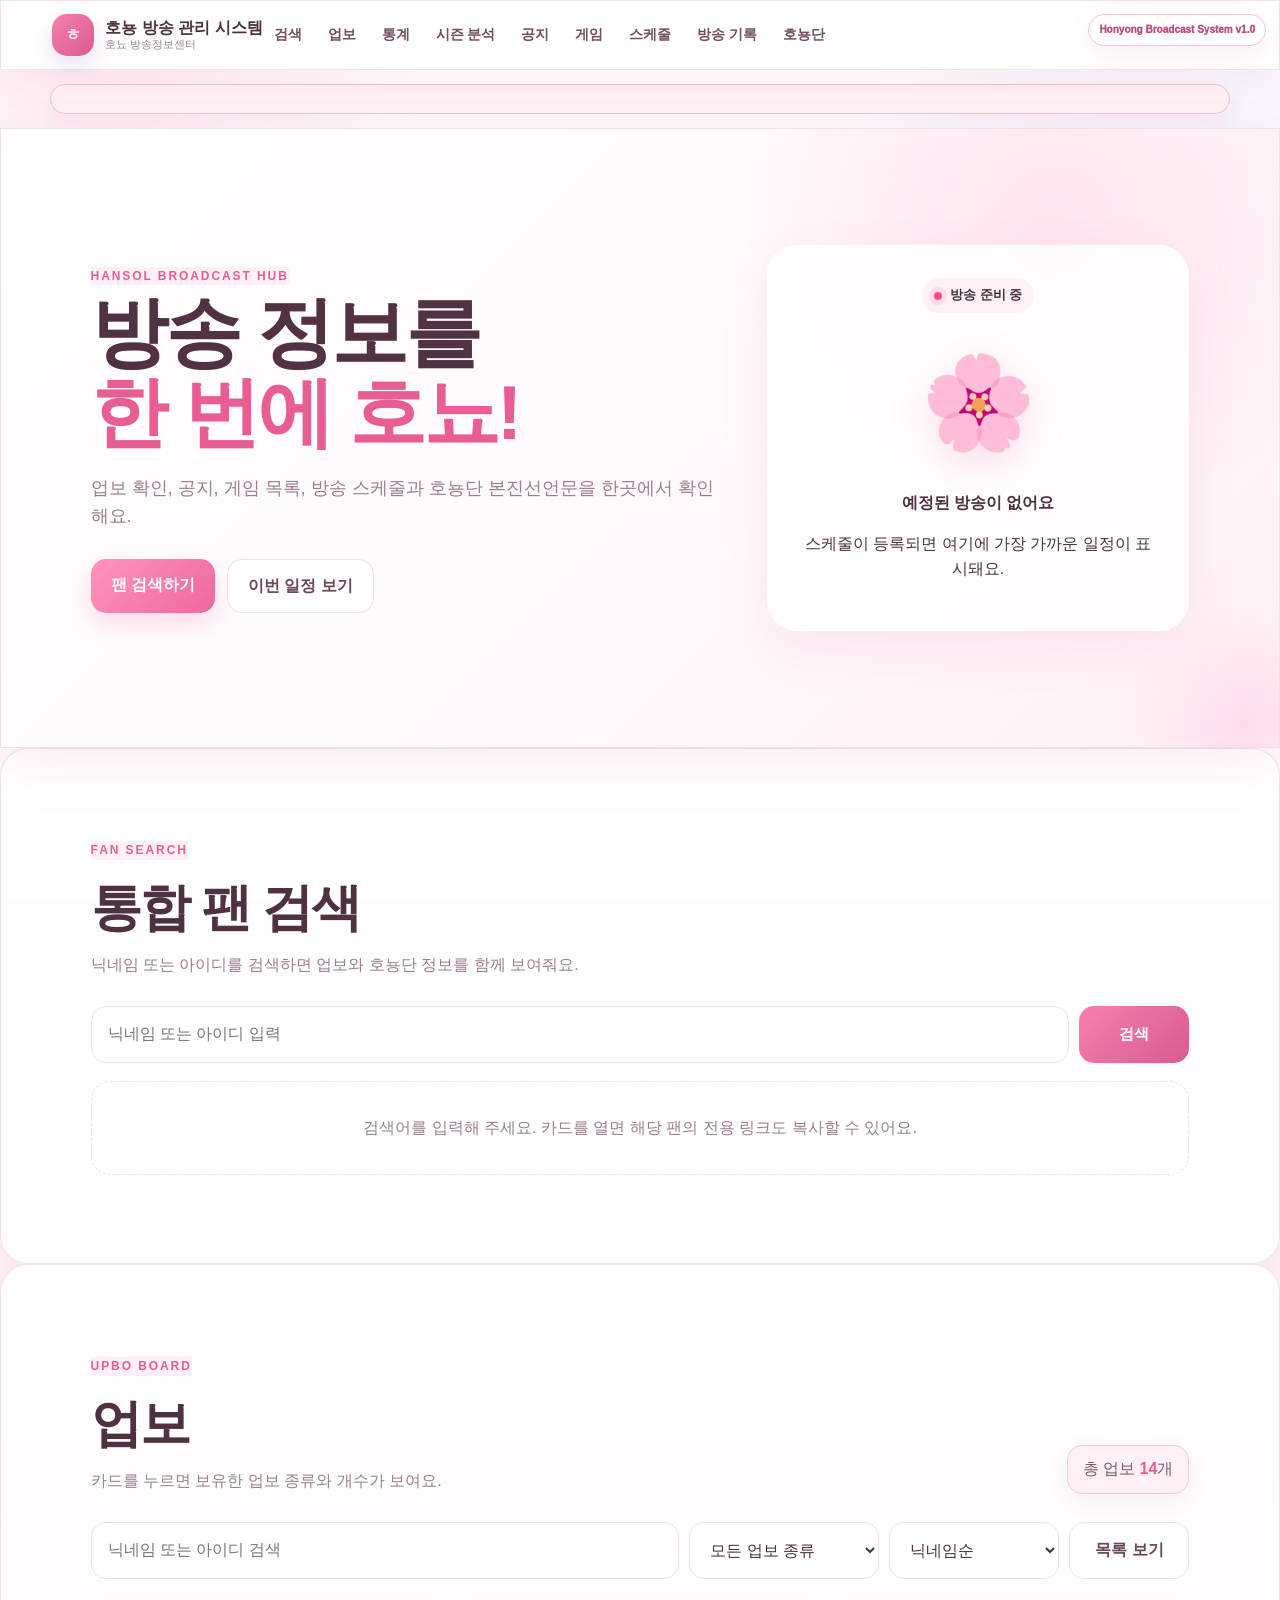
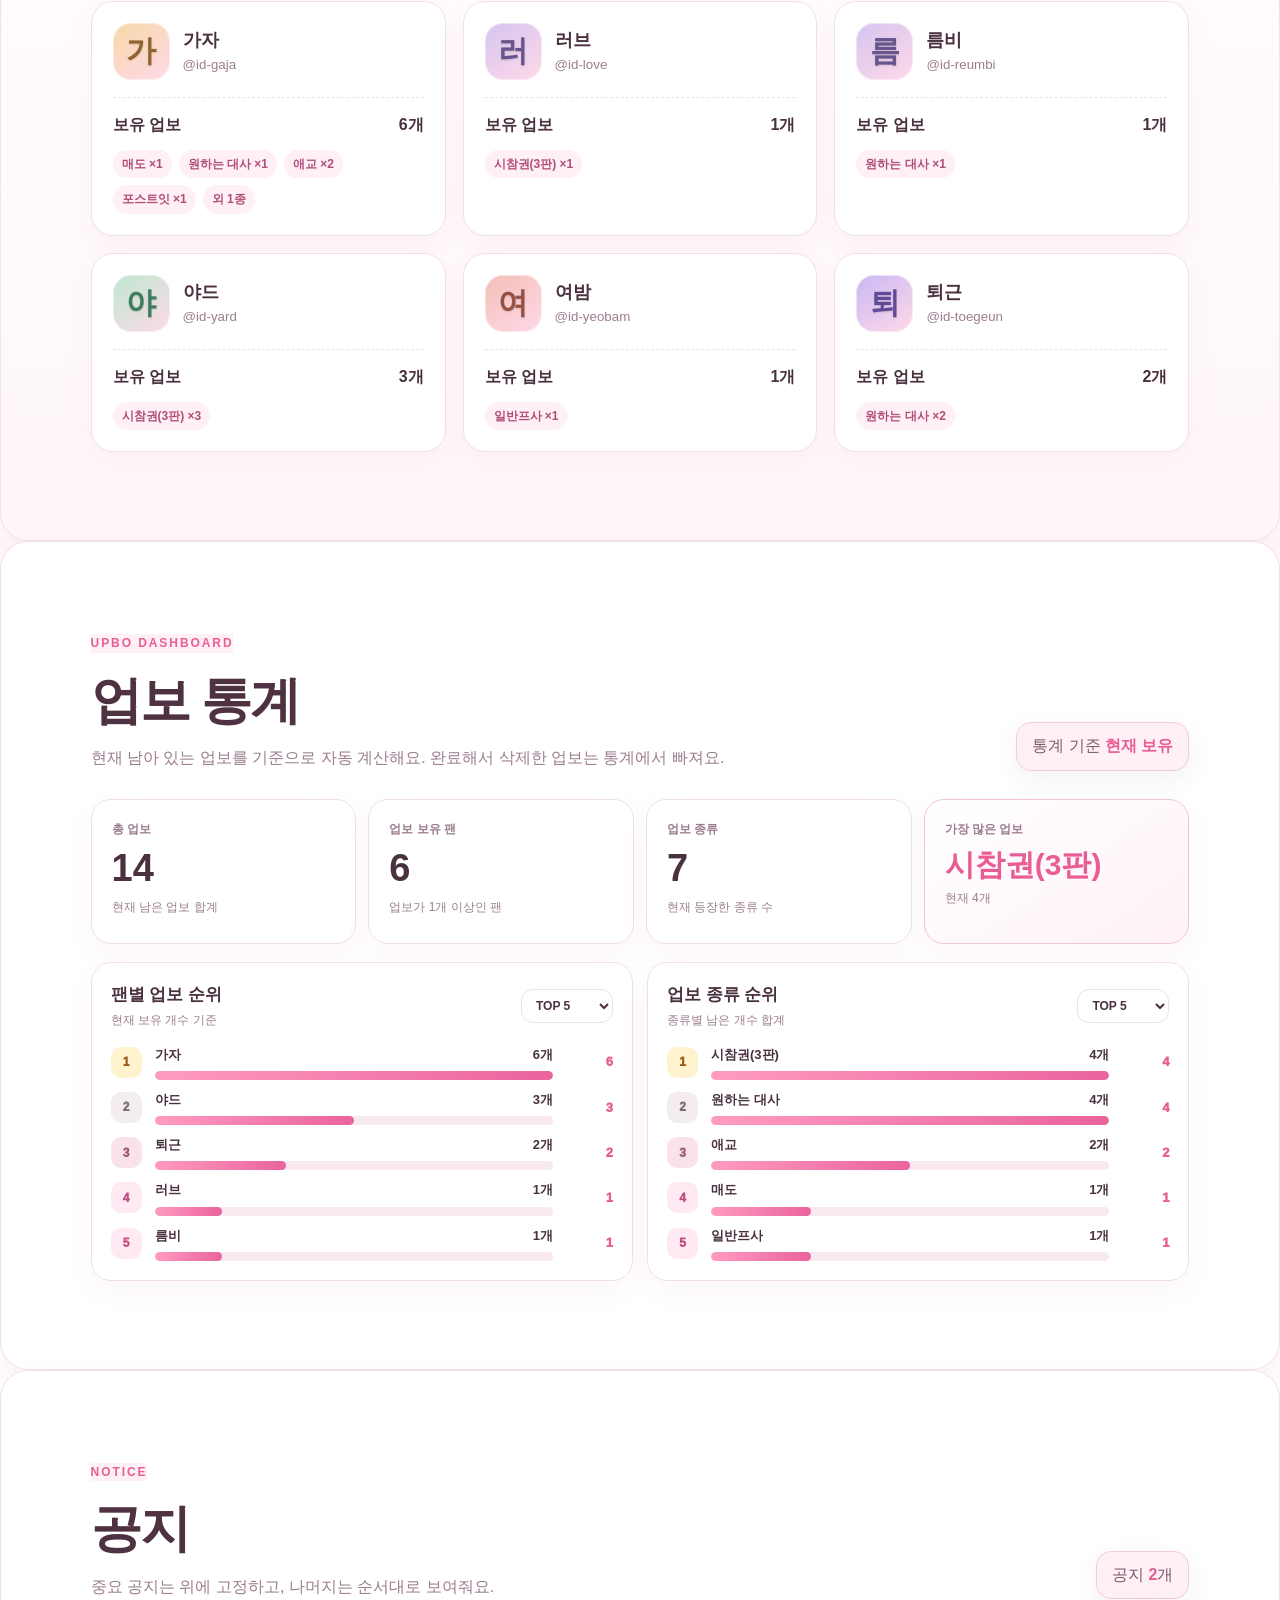
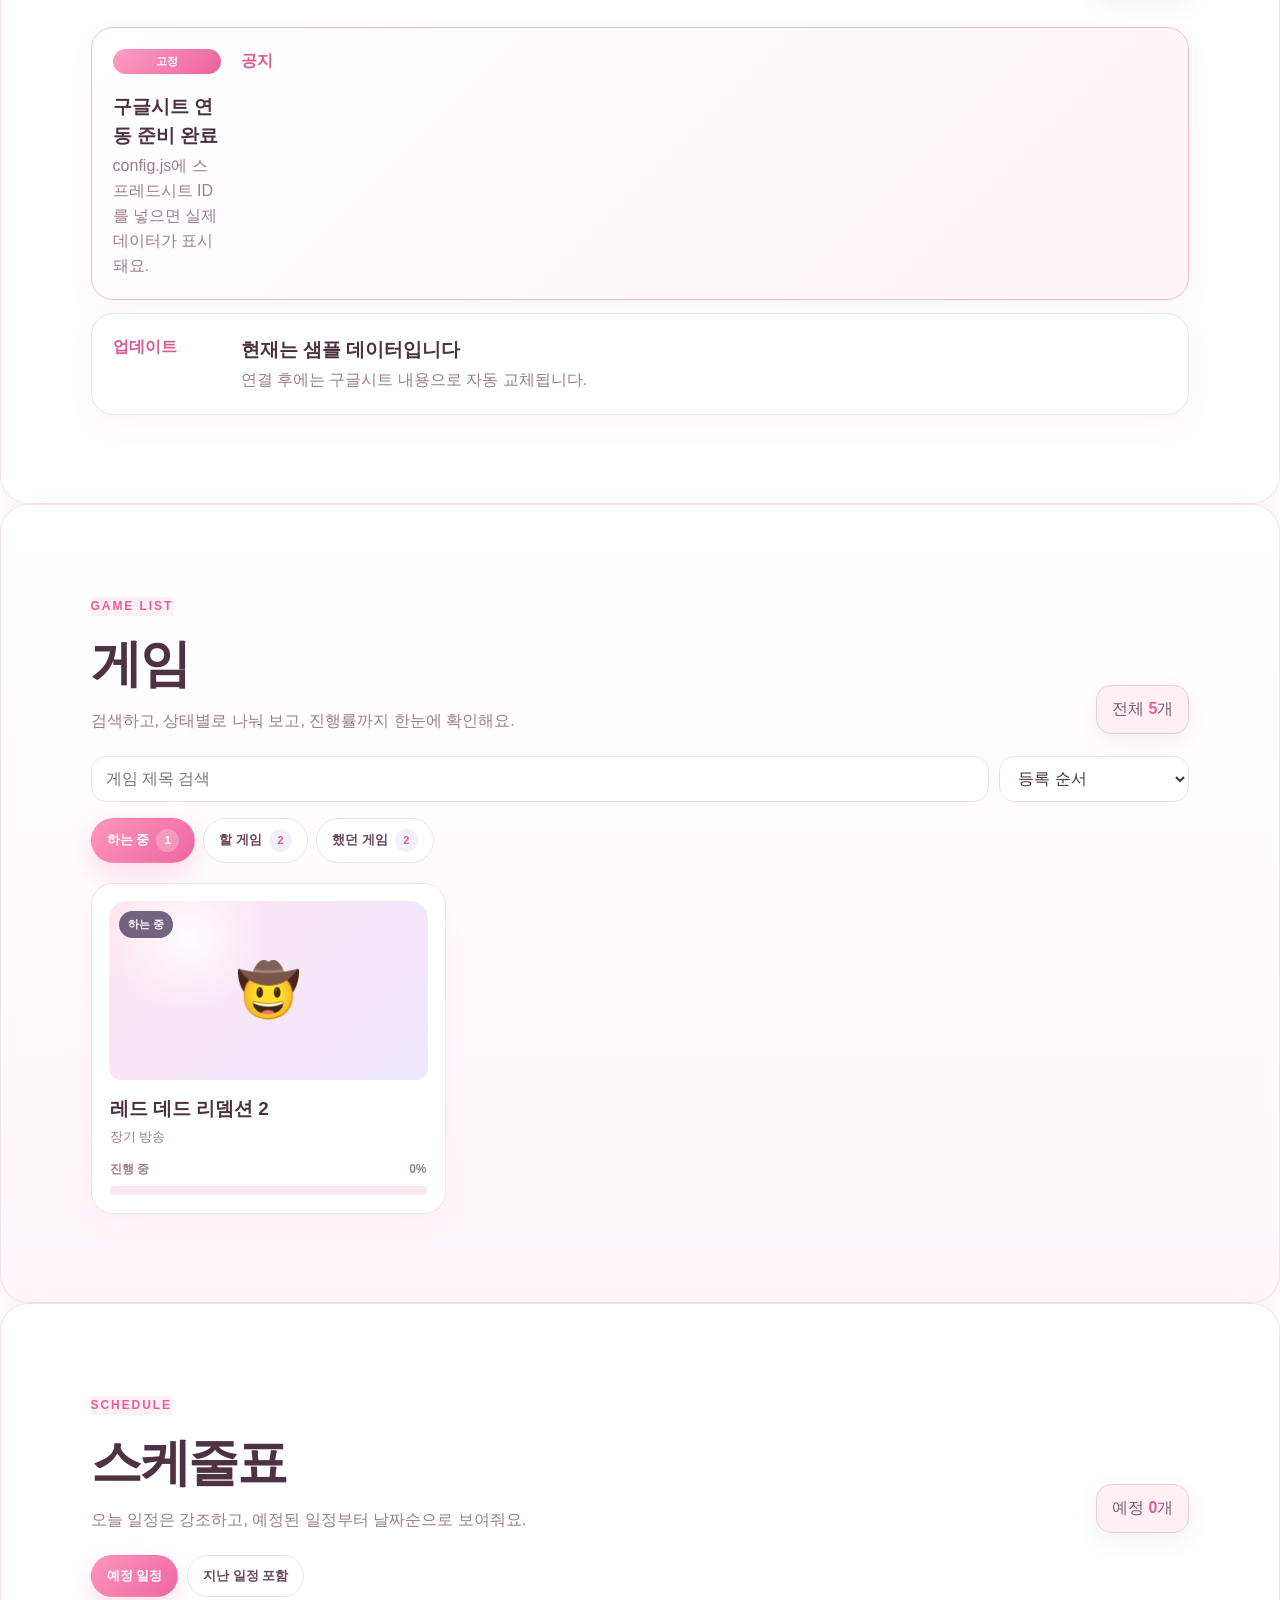
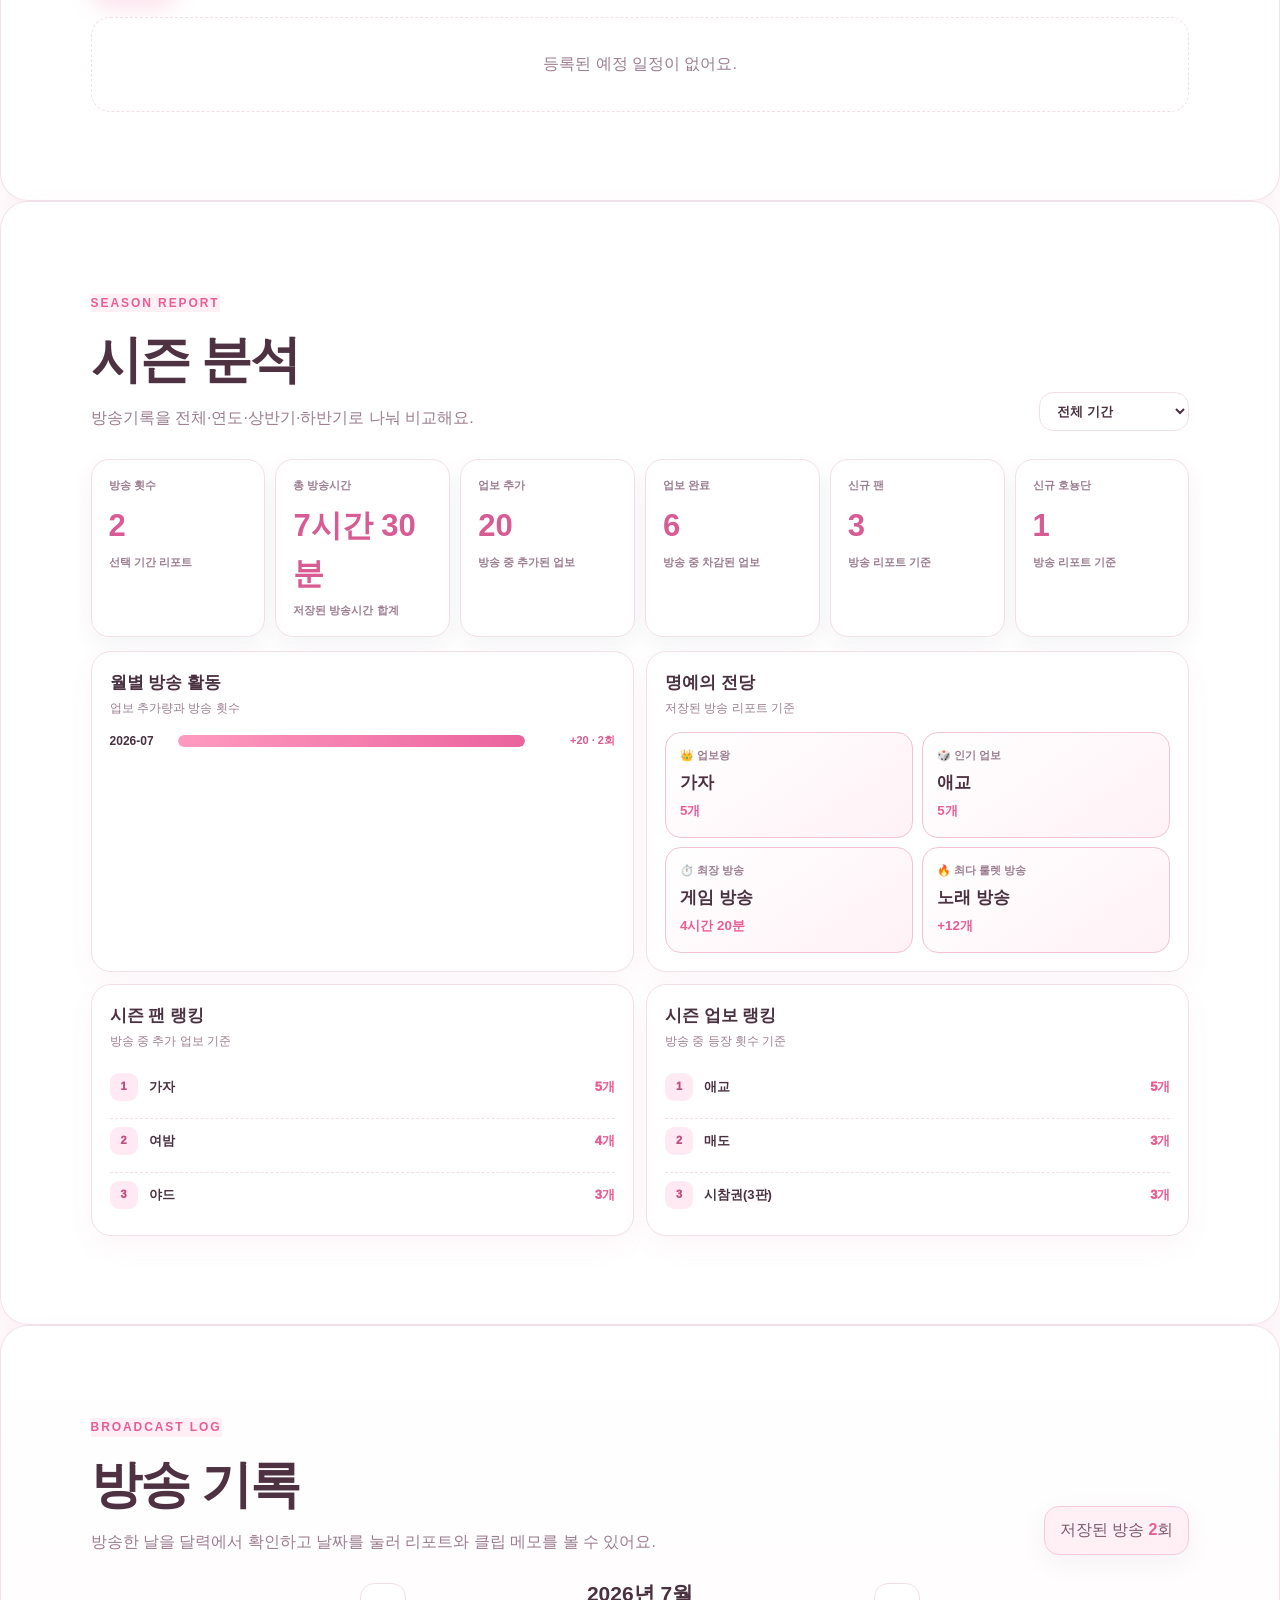
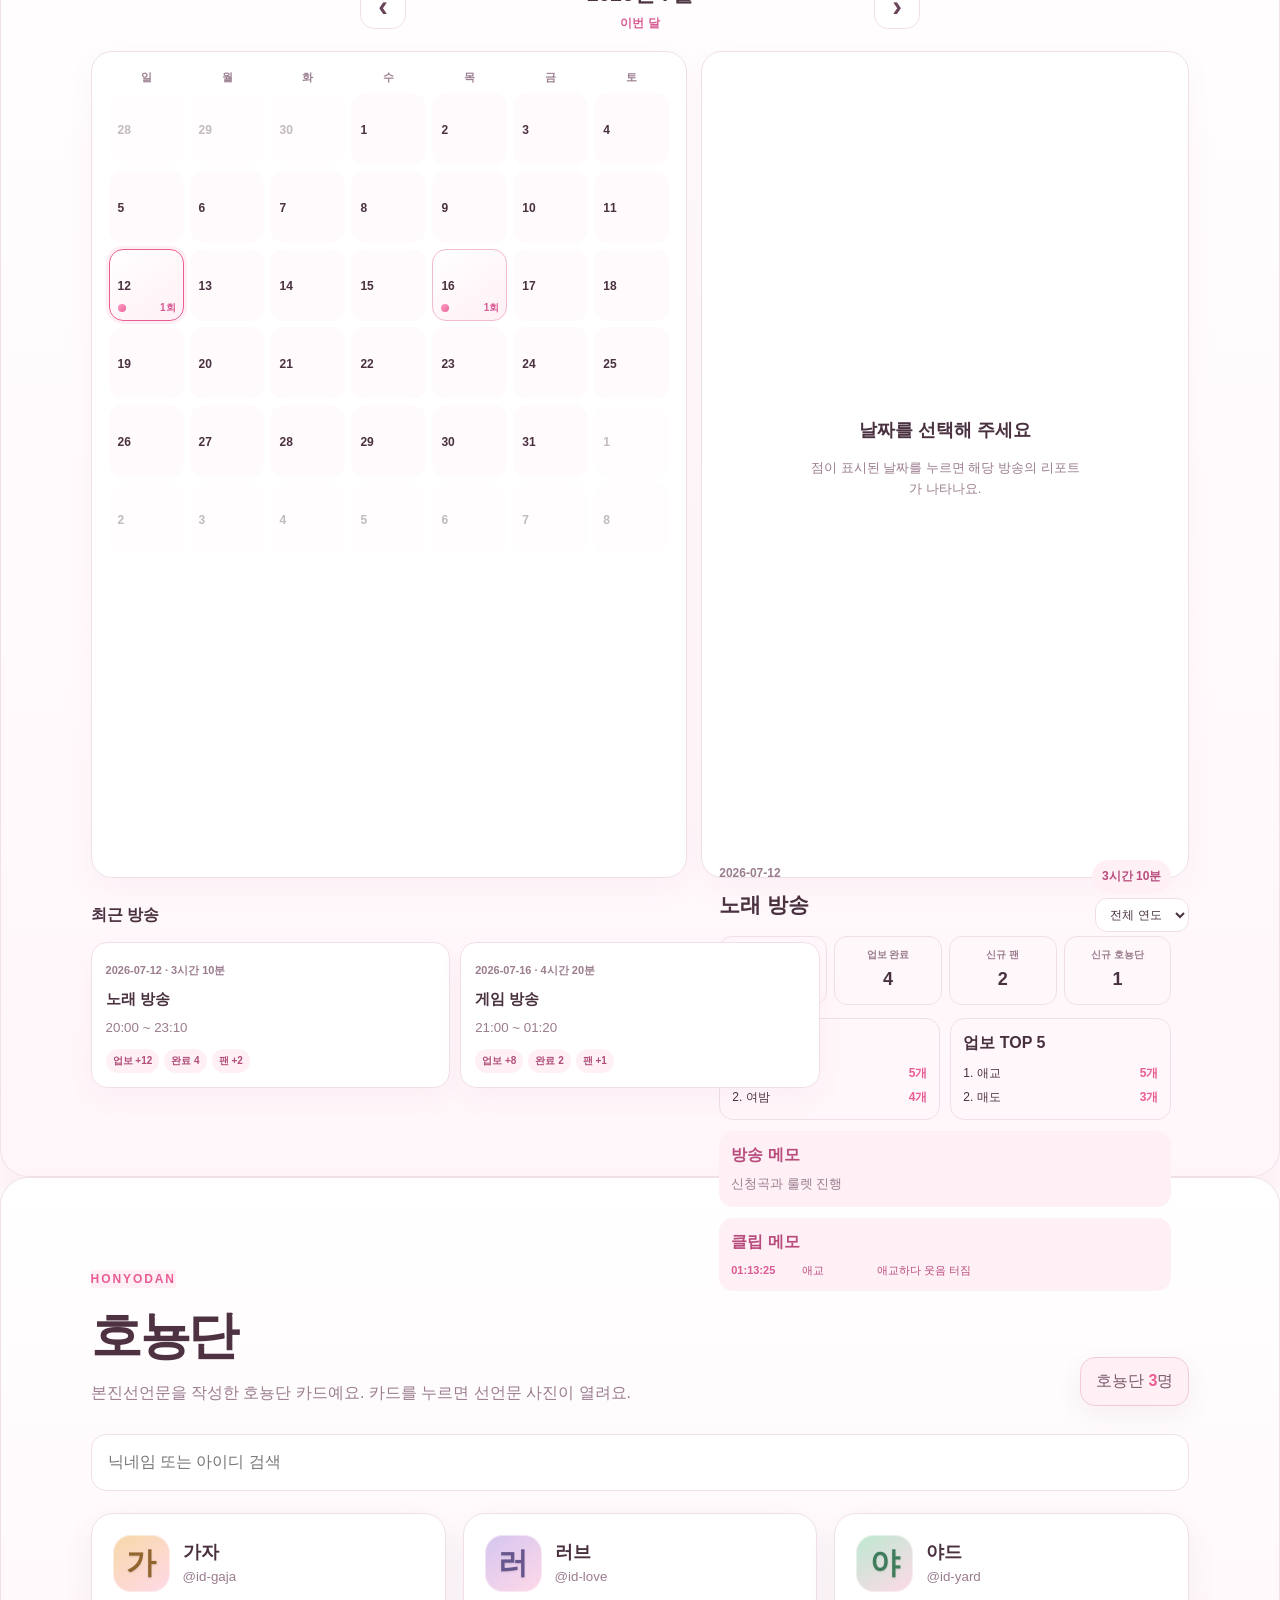
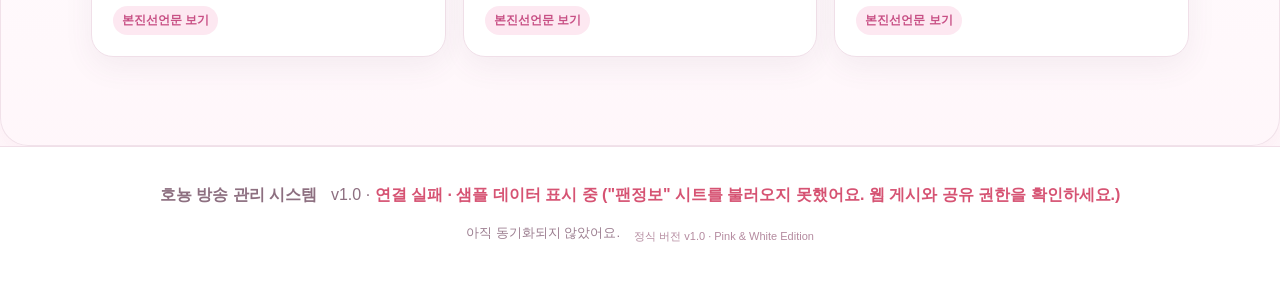
<file: index.html>
<!doctype html>
<html lang="ko">
<head>
  <meta charset="utf-8" />
  <meta name="viewport" content="width=device-width,initial-scale=1" />
  <meta name="theme-color" content="#f58ab4" />
  <meta name="description" content="호뇽 방송 관리 시스템 - 업보, 공지, 게임, 스케줄, 호뇽단" />
  <title>호뇽 방송 관리 시스템</title>
  <link rel="manifest" href="site.webmanifest" />
  <link rel="icon" href="assets/favicon.svg" type="image/svg+xml" />
  <link rel="stylesheet" href="style.css" />
</head>
<body><div class="version-badge" aria-label="버전">Honyong Broadcast System v1.0</div>
  <div id="networkBanner" class="network-banner" role="status" aria-live="polite" hidden>인터넷 연결이 끊겼어요. 저장된 화면을 보여드리고 있어요.</div>
  <div id="toast" class="toast" role="status" aria-live="polite" hidden></div>
  <div class="bg-deco" aria-hidden="true"></div>
  <header class="topbar">
    <a class="brand" href="#home">
      <span class="brand-logo">ㅎ</span>
      <span><b>호뇽 방송 관리 시스템</b><small>호뇨 방송정보센터</small></span>
    </a>
    <button id="menuButton" class="menu-button" aria-label="메뉴 열기">☰</button>
    <nav id="mainNav">
      <a href="#search">검색</a><a href="#debts">업보</a><a href="#stats">통계</a><a href="#season">시즌 분석</a><a href="#notices">공지</a>
      <a href="#games">게임</a><a href="#schedule">스케줄</a><a href="#archive">방송 기록</a><a href="#honyo">호뇽단</a>
    </nav>
    <div class="top-actions">
      <button id="shareSite" class="mini-button" type="button" aria-label="사이트 공유">공유</button>
      <button id="themeToggle" class="mini-button icon-button" type="button" aria-label="다크모드 전환" title="다크모드 전환">🌙</button>
      <button id="refreshData" class="mini-button" type="button">새로고침</button>
    </div>
  </header>

  <main>
    <section class="hero" id="home">
      <div class="hero-copy">
        <span class="eyebrow">HANSOL BROADCAST HUB</span>
        <h1>방송 정보를<br><em>한 번에 호뇨!</em></h1>
        <p>업보 확인, 공지, 게임 목록, 방송 스케줄과 호뇽단 본진선언문을 한곳에서 확인해요.</p>
        <div class="hero-actions"><a class="primary" href="#search">팬 검색하기</a><a class="secondary" href="#schedule">이번 일정 보기</a></div>
      </div>
      <aside class="hero-panel">
        <span class="live-badge"><i></i> 방송 준비 중</span>
        <div class="mascot">🌸</div>
        <b id="heroScheduleTitle">다음 방송 확인 중…</b>
        <p id="heroScheduleText">스케줄표를 불러오고 있어요.</p>
      </aside>
    </section>

    <section class="section search-section" id="search">
      <div class="section-head"><div><span class="eyebrow">FAN SEARCH</span><h2>통합 팬 검색</h2><p>닉네임 또는 아이디를 검색하면 업보와 호뇽단 정보를 함께 보여줘요.</p></div></div>
      <div class="global-search"><input id="globalSearch" type="search" placeholder="닉네임 또는 아이디 입력" autocomplete="off" /><button id="globalSearchButton" type="button">검색</button></div>
      <div id="searchResults" class="search-results"><div class="empty">검색어를 입력해 주세요. 카드를 열면 해당 팬의 전용 링크도 복사할 수 있어요.</div></div>
    </section>

    <section class="section tint" id="debts">
      <div class="section-head"><div><span class="eyebrow">UPBO BOARD</span><h2>업보</h2><p>카드를 누르면 보유한 업보 종류와 개수가 보여요.</p></div><div class="stat">총 업보 <strong id="totalDebt">0</strong>개</div></div>
      <div class="toolbar debt-toolbar">
        <input id="debtSearch" type="search" placeholder="닉네임 또는 아이디 검색" />
        <select id="debtTypeFilter"><option value="">모든 업보 종류</option></select>
        <select id="debtSort">
          <option value="name" selected>닉네임순</option>
          <option value="count">업보 많은 순</option>
          <option value="recent">최근 수정순</option>
        </select>
        <button id="debtViewToggle" class="view-toggle" type="button">목록 보기</button>
      </div>
      <div id="debtGrid" class="card-grid"></div>
    </section>


    <section class="section" id="stats">
      <div class="section-head">
        <div><span class="eyebrow">UPBO DASHBOARD</span><h2>업보 통계</h2><p>현재 남아 있는 업보를 기준으로 자동 계산해요. 완료해서 삭제한 업보는 통계에서 빠져요.</p></div>
        <div class="stat">통계 기준 <strong>현재 보유</strong></div>
      </div>
      <div class="stats-kpi-grid">
        <article class="stats-kpi"><span>총 업보</span><b id="statsTotalDebt">0</b><small>현재 남은 업보 합계</small></article>
        <article class="stats-kpi"><span>업보 보유 팬</span><b id="statsFanCount">0</b><small>업보가 1개 이상인 팬</small></article>
        <article class="stats-kpi"><span>업보 종류</span><b id="statsTypeCount">0</b><small>현재 등장한 종류 수</small></article>
        <article class="stats-kpi highlight"><span>가장 많은 업보</span><b id="statsTopType">-</b><small id="statsTopTypeCount">아직 데이터가 없어요</small></article>
      </div>
      <div class="stats-columns">
        <article class="stats-panel">
          <div class="stats-panel-head"><div><b>팬별 업보 순위</b><small>현재 보유 개수 기준</small></div><select id="fanRankingLimit"><option value="5">TOP 5</option><option value="10">TOP 10</option><option value="999">전체</option></select></div>
          <div id="fanRanking" class="ranking-list"></div>
        </article>
        <article class="stats-panel">
          <div class="stats-panel-head"><div><b>업보 종류 순위</b><small>종류별 남은 개수 합계</small></div><select id="typeRankingLimit"><option value="5">TOP 5</option><option value="10">TOP 10</option><option value="999">전체</option></select></div>
          <div id="typeRanking" class="ranking-list"></div>
        </article>
      </div>
    </section>

    <section class="section" id="notices">
      <div class="section-head"><div><span class="eyebrow">NOTICE</span><h2>공지</h2><p>중요 공지는 위에 고정하고, 나머지는 순서대로 보여줘요.</p></div><div class="stat">공지 <strong id="noticeCount">0</strong>개</div></div>
      <div id="noticeList" class="notice-list"></div>
    </section>

    <section class="section tint" id="games">
      <div class="section-head">
        <div><span class="eyebrow">GAME LIST</span><h2>게임</h2><p>검색하고, 상태별로 나눠 보고, 진행률까지 한눈에 확인해요.</p></div>
        <div class="stat">전체 <strong id="gameTotalCount">0</strong>개</div>
      </div>
      <div class="game-toolbar">
        <input id="gameSearch" type="search" placeholder="게임 제목 검색" autocomplete="off" />
        <select id="gameSort">
          <option value="order">등록 순서</option>
          <option value="name">이름순</option>
          <option value="progress">진행률 높은 순</option>
        </select>
      </div>
      <div class="tabs game-tabs">
        <button type="button" class="tab active" data-status="playing">하는 중 <b id="playingCount">0</b></button>
        <button type="button" class="tab" data-status="planned">할 게임 <b id="plannedCount">0</b></button>
        <button type="button" class="tab" data-status="done">했던 게임 <b id="doneCount">0</b></button>
      </div>
      <div id="gameGrid" class="game-grid"></div>
    </section>

    <section class="section" id="schedule">
      <div class="section-head"><div><span class="eyebrow">SCHEDULE</span><h2>스케줄표</h2><p>오늘 일정은 강조하고, 예정된 일정부터 날짜순으로 보여줘요.</p></div><div class="stat">예정 <strong id="upcomingCount">0</strong>개</div></div>
      <div class="schedule-toolbar">
        <button id="upcomingOnly" class="schedule-filter active" type="button">예정 일정</button>
        <button id="showAllSchedule" class="schedule-filter" type="button">지난 일정 포함</button>
      </div>
      <div id="scheduleList" class="schedule-list"></div>
    </section>



    <section class="section" id="season">
      <div class="section-head">
        <div>
          <span class="eyebrow">SEASON REPORT</span>
          <h2>시즌 분석</h2>
          <p>방송기록을 전체·연도·상반기·하반기로 나눠 비교해요.</p>
        </div>
        <select id="seasonFilter" class="season-select" aria-label="시즌 선택">
          <option value="all">전체 기간</option>
        </select>
      </div>

      <div class="season-kpis">
        <article><span>방송 횟수</span><b id="seasonBroadcasts">0</b><small>선택 기간 리포트</small></article>
        <article><span>총 방송시간</span><b id="seasonHours">0시간</b><small>저장된 방송시간 합계</small></article>
        <article><span>업보 추가</span><b id="seasonAdded">0</b><small>방송 중 추가된 업보</small></article>
        <article><span>업보 완료</span><b id="seasonCompleted">0</b><small>방송 중 차감된 업보</small></article>
        <article><span>신규 팬</span><b id="seasonNewFans">0</b><small>방송 리포트 기준</small></article>
        <article><span>신규 호뇽단</span><b id="seasonNewHonyo">0</b><small>방송 리포트 기준</small></article>
      </div>

      <div class="season-analysis-grid">
        <article class="season-panel">
          <div class="season-panel-head"><div><b>월별 방송 활동</b><small>업보 추가량과 방송 횟수</small></div></div>
          <div id="monthlyGrowthChart" class="monthly-bars"></div>
        </article>

        <article class="season-panel">
          <div class="season-panel-head"><div><b>명예의 전당</b><small>저장된 방송 리포트 기준</small></div></div>
          <div id="hallOfFame" class="hall-of-fame"></div>
        </article>
      </div>

      <div class="season-analysis-grid">
        <article class="season-panel">
          <div class="season-panel-head"><div><b>시즌 팬 랭킹</b><small>방송 중 추가 업보 기준</small></div></div>
          <div id="seasonFanRanking" class="season-rank-list"></div>
        </article>

        <article class="season-panel">
          <div class="season-panel-head"><div><b>시즌 업보 랭킹</b><small>방송 중 등장 횟수 기준</small></div></div>
          <div id="seasonTypeRanking" class="season-rank-list"></div>
        </article>
      </div>
    </section>

    <section class="section tint" id="archive">
      <div class="section-head">
        <div><span class="eyebrow">BROADCAST LOG</span><h2>방송 기록</h2><p>방송한 날을 달력에서 확인하고 날짜를 눌러 리포트와 클립 메모를 볼 수 있어요.</p></div>
        <div class="stat">저장된 방송 <strong id="archiveCount">0</strong>회</div>
      </div>
      <div class="archive-toolbar">
        <button id="archivePrevMonth" class="archive-month-button" type="button">‹</button>
        <div class="archive-month-title"><b id="archiveMonthLabel">-</b><button id="archiveToday" type="button">이번 달</button></div>
        <button id="archiveNextMonth" class="archive-month-button" type="button">›</button>
      </div>
      <div class="archive-layout">
        <article class="archive-calendar-card">
          <div class="archive-weekdays"><span>일</span><span>월</span><span>화</span><span>수</span><span>목</span><span>금</span><span>토</span></div>
          <div id="archiveCalendar" class="archive-calendar"></div>
        </article>
        <article class="archive-detail-card">
          <div id="archiveDetailEmpty" class="archive-detail-empty"><b>날짜를 선택해 주세요</b><p>점이 표시된 날짜를 누르면 해당 방송의 리포트가 나타나요.</p></div>
          <div id="archiveDetail" hidden>
            <div class="archive-detail-head"><div><span id="archiveDetailDate"></span><h3 id="archiveDetailTitle"></h3></div><span id="archiveDetailDuration" class="archive-duration"></span></div>
            <div class="archive-mini-stats"><div><span>업보 추가</span><b id="archiveAdded">0</b></div><div><span>업보 완료</span><b id="archiveCompleted">0</b></div><div><span>신규 팬</span><b id="archiveNewFans">0</b></div><div><span>신규 호뇽단</span><b id="archiveNewHonyo">0</b></div></div>
            <div class="archive-rank-columns"><div><b>팬 TOP 3</b><div id="archiveTopFans" class="archive-ranks"></div></div><div><b>업보 TOP 5</b><div id="archiveTopTypes" class="archive-ranks"></div></div></div>
            <div id="archiveMemoWrap" class="archive-note" hidden><b>방송 메모</b><p id="archiveMemo"></p></div>
            <div id="archiveClipsWrap" class="archive-note" hidden><b>클립 메모</b><div id="archiveClips" class="archive-clips"></div></div>
          </div>
        </article>
      </div>
      <div class="archive-list-head"><b>최근 방송</b><select id="archiveYearFilter"><option value="">전체 연도</option></select></div>
      <div id="archiveList" class="archive-list"></div>
    </section>

    <section class="section tint" id="honyo">
      <div class="section-head"><div><span class="eyebrow">HONYODAN</span><h2>호뇽단</h2><p>본진선언문을 작성한 호뇽단 카드예요. 카드를 누르면 선언문 사진이 열려요.</p></div><div class="stat">호뇽단 <strong id="honyoCount">0</strong>명</div></div>
      <div class="toolbar single"><input id="honyoSearch" type="search" placeholder="닉네임 또는 아이디 검색" /></div>
      <div id="honyoGrid" class="card-grid"></div>
    </section>
  </main>

  <button id="backToTop" class="back-to-top" type="button" aria-label="맨 위로 이동" title="맨 위로">↑</button>

  <footer><b>호뇽 방송 관리 시스템</b><span>v1.0 · <strong id="syncStatus" data-state="loading">연결 확인 중…</strong></span><small id="lastSync">아직 동기화되지 않았어요.</small><small class="footer-version">정식 버전 v1.0 · Pink & White Edition</small></footer>

  <dialog id="profileDialog"><button class="dialog-close" data-close="profileDialog">×</button><div id="profileDialogBody"></div></dialog>
  <dialog id="statementDialog"><button class="dialog-close" data-close="statementDialog">×</button><div id="statementDialogBody"></div></dialog>

  <script src="config.js"></script><script src="script.js"></script>
  <script>if ('serviceWorker' in navigator) navigator.serviceWorker.register('service-worker.js').catch(()=>{});</script>
</body>
</html>
</file>
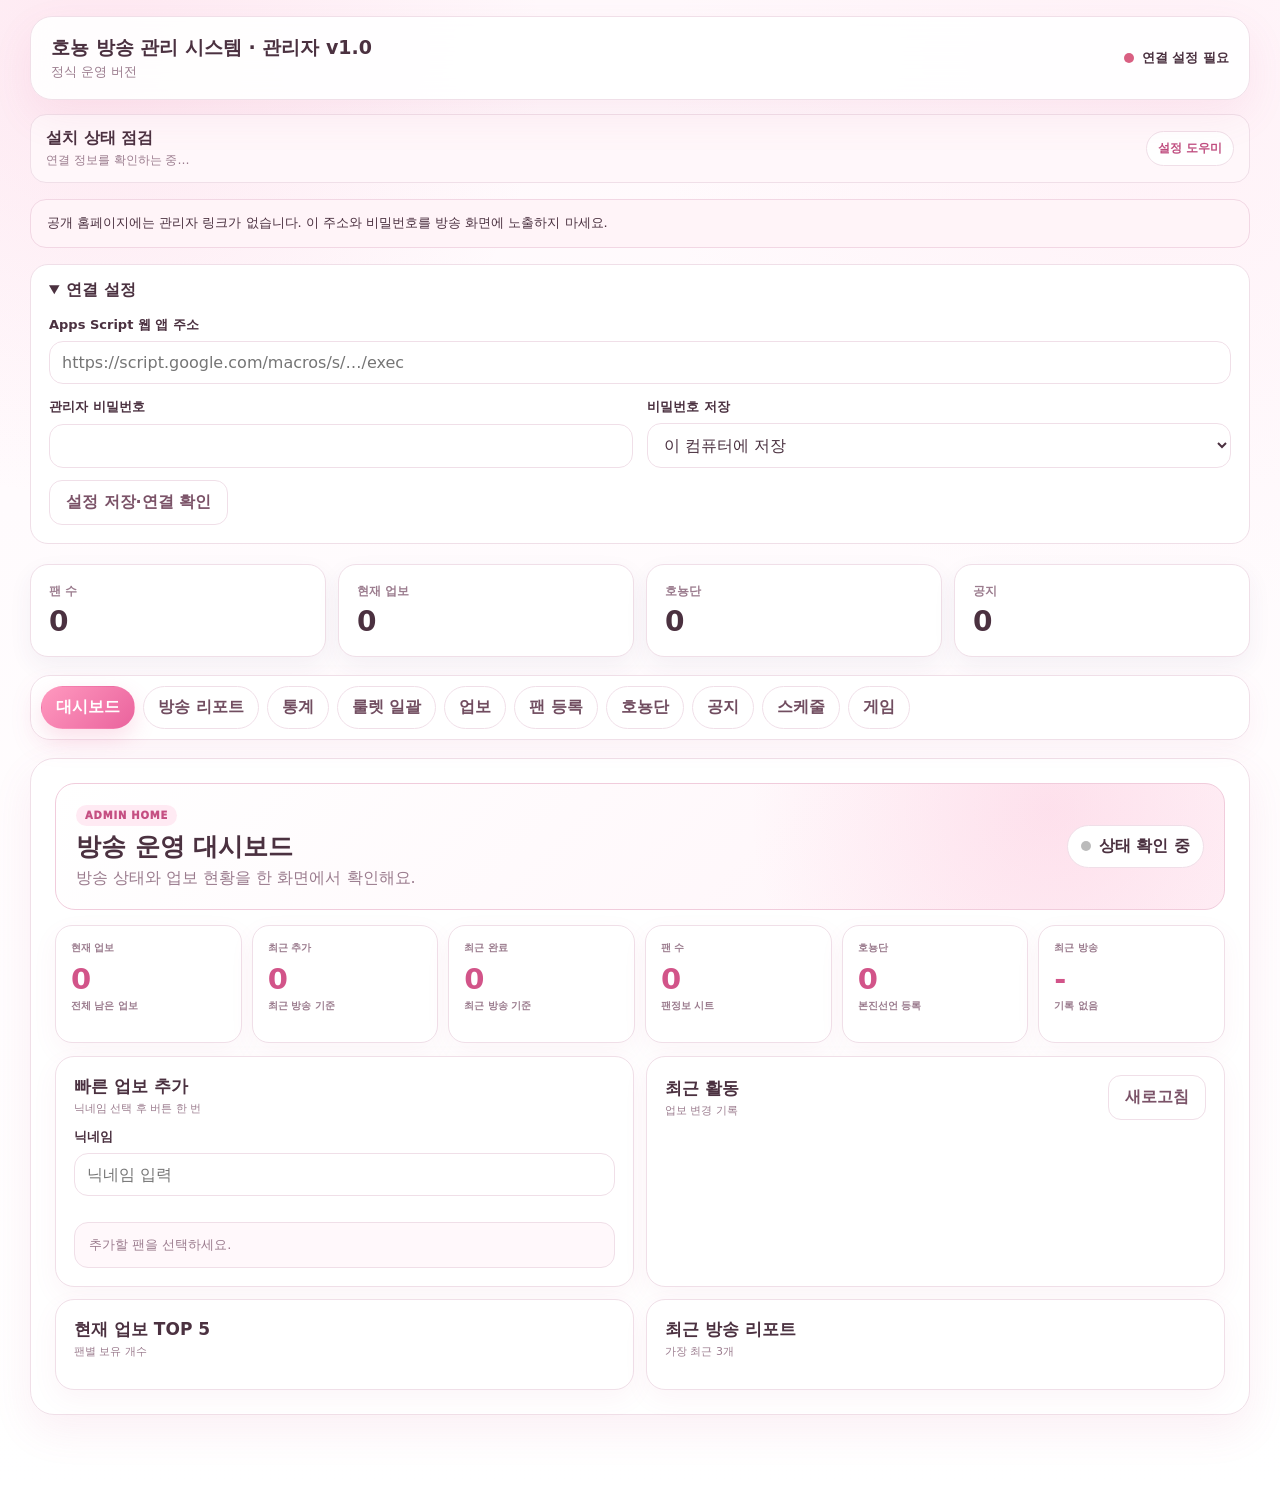
<file: admin.html>
<!doctype html>
<html lang="ko"><head><meta charset="utf-8"><meta name="viewport" content="width=device-width,initial-scale=1">
<meta name="robots" content="noindex,nofollow,noarchive"><meta name="theme-color" content="#f58ab4">
<title>호뇽 방송 관리 시스템 · 관리자 v1.0</title>
<style>
:root{--bg:#fff8fc;--paper:#fff;--ink:#4c3b5f;--muted:#87778f;--line:#ead9e5;--pink:#f184b0;--pink2:#fce8f1;--purple:#8d6ccf;--lav:#f1ebff;--green:#3b9a67;--red:#c45570;font-family:Pretendard,"Noto Sans KR",system-ui,sans-serif}*{box-sizing:border-box}body{margin:0;color:var(--ink);background:radial-gradient(circle at 12% 6%,rgba(241,132,176,.16),transparent 25%),radial-gradient(circle at 90% 10%,rgba(141,108,207,.14),transparent 27%),var(--bg)}button,input,select,textarea{font:inherit}.shell{width:min(1180px,calc(100% - 28px));margin:24px auto 70px}.topbar{display:flex;align-items:center;justify-content:space-between;gap:16px;padding:18px 20px;border:1px solid var(--line);border-radius:22px;background:rgba(255,255,255,.92);box-shadow:0 12px 34px rgba(76,59,95,.08);backdrop-filter:blur(16px)}.brand b{display:block;font-size:19px}.brand small{color:var(--muted)}.status{display:flex;align-items:center;gap:8px;font-size:13px;font-weight:800}.dot{width:10px;height:10px;border-radius:50%;background:#bbb}.dot.ok{background:var(--green)}.dot.bad{background:var(--red)}.notice{margin:16px 0;padding:13px 16px;border:1px solid #f2d7e4;border-radius:16px;background:#fff4f8;font-size:13px;line-height:1.6}.setup{margin:16px 0 20px;border:1px solid var(--line);border-radius:18px;background:var(--paper);overflow:hidden}.setup summary{cursor:pointer;padding:15px 18px;font-weight:900}.setup-body{padding:0 18px 18px}.grid{display:grid;grid-template-columns:repeat(2,minmax(0,1fr));gap:14px}.field{display:grid;gap:7px}.field.full{grid-column:1/-1}label{font-size:13px;font-weight:900}input,select,textarea{width:100%;border:1px solid var(--line);border-radius:13px;padding:11px 12px;color:var(--ink);background:#fff;outline:none}textarea{min-height:100px;resize:vertical}input:focus,select:focus,textarea:focus{border-color:var(--pink);box-shadow:0 0 0 4px rgba(241,132,176,.11)}.dashboard{display:grid;grid-template-columns:repeat(4,1fr);gap:12px;margin:18px 0}.stat{padding:18px;border:1px solid var(--line);border-radius:18px;background:var(--paper);box-shadow:0 9px 25px rgba(76,59,95,.06)}.stat span{display:block;color:var(--muted);font-size:12px;font-weight:800}.stat b{display:block;margin-top:5px;font-size:28px}.tabs{display:flex;flex-wrap:wrap;gap:8px;margin:18px 0}.tab{border:1px solid var(--line);border-radius:999px;padding:10px 14px;background:white;color:var(--ink);font-weight:900;cursor:pointer}.tab.active{border-color:transparent;color:white;background:linear-gradient(135deg,var(--pink),var(--purple))}.panel{display:none;padding:22px;border:1px solid var(--line);border-radius:22px;background:var(--paper);box-shadow:0 12px 34px rgba(76,59,95,.07)}.panel.active{display:block}.panel h2{margin:0 0 7px}.desc{margin:0 0 18px;color:var(--muted);font-size:14px}.actions{display:flex;flex-wrap:wrap;gap:9px;margin-top:15px}.primary,.secondary,.danger,.quick{border:0;border-radius:13px;padding:11px 16px;font-weight:900;cursor:pointer}.primary{color:white;background:linear-gradient(135deg,var(--pink),var(--purple))}.secondary{color:var(--ink);background:var(--lav);border:1px solid var(--line)}.danger{color:white;background:var(--red)}button:disabled{opacity:.5;cursor:not-allowed}.quick-types{display:flex;flex-wrap:wrap;gap:8px;margin:13px 0}.quick{padding:9px 12px;background:var(--pink2);color:var(--ink);border:1px solid #f1cfdf}.quick.selected{color:white;background:linear-gradient(135deg,var(--pink),var(--purple));border-color:transparent}.result{margin-top:14px;min-height:44px;padding:12px 14px;border-radius:14px;background:#f7f4fa;color:var(--muted);font-size:13px;line-height:1.55}.result.ok{color:#24734b;background:#eaf8f0}.result.bad{color:#a13d55;background:#fff0f3}.debt-tools{display:grid;grid-template-columns:1fr auto;gap:10px;margin:18px 0 12px}.debt-list{display:grid;gap:10px;max-height:620px;overflow:auto}.person{border:1px solid var(--line);border-radius:16px;padding:14px;background:#fff}.person-head{display:flex;justify-content:space-between;align-items:center;gap:12px;margin-bottom:10px}.total{color:var(--purple);font-size:13px;font-weight:900}.debt-row{display:grid;grid-template-columns:1fr auto;gap:10px;align-items:center;padding:8px 0;border-top:1px dashed var(--line)}.debt-row:first-of-type{border-top:0}.debt-name{font-weight:900}.step-buttons{display:flex;gap:6px}.step-buttons button{width:34px;height:32px;border:1px solid var(--line);border-radius:10px;background:white;font-weight:900;cursor:pointer}.step-buttons .minus{color:var(--red)}.step-buttons .plus{color:var(--green)}.recent{display:grid;gap:8px;margin-top:14px}.recent-item{display:flex;justify-content:space-between;gap:12px;padding:10px 12px;border:1px solid var(--line);border-radius:13px;background:#fff}.recent-item small{color:var(--muted)}.tiny{color:var(--muted);font-size:12px}.save-settings{margin-top:12px}iframe{display:none}@media(max-width:850px){.dashboard{grid-template-columns:repeat(2,1fr)}}@media(max-width:720px){.shell{width:min(100% - 18px,1180px);margin-top:10px}.topbar{align-items:flex-start;flex-direction:column}.grid{grid-template-columns:1fr}.field.full{grid-column:auto}.debt-tools{grid-template-columns:1fr}.panel{padding:17px}.dashboard{grid-template-columns:repeat(2,1fr)}.debt-row{grid-template-columns:1fr}}

.roulette-layout{display:grid;grid-template-columns:minmax(0,1fr) minmax(330px,.75fr);gap:16px}
.cart{display:grid;gap:8px;margin-top:12px}
.cart-item{display:grid;grid-template-columns:1fr auto auto;gap:8px;align-items:center;padding:10px 12px;border:1px solid var(--line);border-radius:13px;background:#fff}
.cart-item b{font-size:14px}.cart-step{display:flex;gap:5px}
.cart-step button{width:31px;height:30px;border:1px solid var(--line);border-radius:9px;background:white;font-weight:900;cursor:pointer}
.cart-count{min-width:34px;text-align:center;font-weight:900;color:var(--purple)}
.cart-summary{display:flex;justify-content:space-between;gap:12px;margin-top:12px;padding:12px 14px;border-radius:13px;background:var(--lav);font-size:13px;font-weight:900}
.paste-example{margin:8px 0;padding:10px 12px;border-radius:12px;background:#f7f4fa;color:var(--muted);font-size:12px;line-height:1.7}
.preview{display:grid;gap:8px;margin-top:12px;max-height:330px;overflow:auto}
.preview-person{padding:11px 12px;border:1px solid var(--line);border-radius:13px;background:white}
.preview-person b{display:block;margin-bottom:7px}.preview-chips{display:flex;flex-wrap:wrap;gap:6px}
.preview-chip{padding:5px 9px;border-radius:999px;background:var(--pink2);font-size:12px;font-weight:900}
.batch-history{display:grid;gap:8px;margin-top:12px}
.batch-row{display:flex;justify-content:space-between;gap:12px;padding:10px 12px;border:1px solid var(--line);border-radius:13px;background:white}
.batch-row small{color:var(--muted)}
@media(max-width:850px){.roulette-layout{grid-template-columns:1fr}}

.profile-editor{display:grid;grid-template-columns:150px minmax(0,1fr);gap:18px;align-items:start}
.admin-avatar-preview{
  width:150px;height:150px;border-radius:35px;overflow:hidden;display:flex;align-items:center;justify-content:center;
  background:linear-gradient(145deg,#f184b0,#b99ceb);color:white;font-size:58px;font-weight:1000;
  box-shadow:0 14px 34px rgba(141,108,207,.18)
}
.admin-avatar-preview img{width:100%;height:100%;object-fit:cover}
@media(max-width:650px){.profile-editor{grid-template-columns:1fr}.admin-avatar-preview{width:112px;height:112px;border-radius:28px}}

.admin-stats-grid{display:grid;grid-template-columns:repeat(4,minmax(0,1fr));gap:10px;margin-bottom:14px}
.admin-stats-grid article{padding:15px;border:1px solid var(--line);border-radius:16px;background:#fff}
.admin-stats-grid span,.admin-stats-grid small{display:block;color:var(--muted);font-size:12px;font-weight:800}
.admin-stats-grid b{display:block;margin:6px 0 2px;font-size:23px;overflow-wrap:anywhere}
.admin-stats-columns{display:grid;grid-template-columns:repeat(2,minmax(0,1fr));gap:12px}
.admin-stats-box{padding:15px;border:1px solid var(--line);border-radius:16px;background:#fff}.admin-stats-box h3{margin:0 0 11px}
.admin-rank-row{display:grid;grid-template-columns:27px 1fr auto;gap:8px;align-items:center;padding:7px 0;border-top:1px dashed var(--line)}
.admin-rank-row:first-child{border-top:0}.admin-rank-no{color:var(--purple);font-weight:1000}.admin-rank-value{font-weight:1000}
@media(max-width:850px){.admin-stats-grid{grid-template-columns:repeat(2,minmax(0,1fr))}}@media(max-width:700px){.admin-stats-columns{grid-template-columns:1fr}}

.broadcast-status-card{display:flex;align-items:center;justify-content:space-between;gap:16px;padding:18px;border:1px solid var(--line);border-radius:18px;background:linear-gradient(135deg,#fff5fa,#f6f2ff);margin-bottom:14px}
.broadcast-status-label{display:block;color:var(--muted);font-size:12px;font-weight:900}.broadcast-status-card b{display:block;margin:4px 0;font-size:21px}.broadcast-status-card small{color:var(--muted)}
.broadcast-live-badge{padding:8px 13px;border-radius:999px;background:#eee8f3;color:var(--muted);font-size:12px;font-weight:1000}.broadcast-live-badge.live{color:white;background:#e34f74;box-shadow:0 0 0 6px rgba(227,79,116,.10)}
.broadcast-actions-grid{display:grid;grid-template-columns:repeat(2,minmax(0,1fr));gap:12px}.broadcast-action-box{padding:17px;border:1px solid var(--line);border-radius:17px;background:#fff}.broadcast-action-box h3{margin:0 0 7px}
.report-summary-grid{display:grid;grid-template-columns:repeat(6,minmax(0,1fr));gap:9px;margin:15px 0}.report-summary-grid article{padding:14px;border:1px solid var(--line);border-radius:15px;background:#fff}.report-summary-grid span{display:block;color:var(--muted);font-size:11px;font-weight:900}.report-summary-grid b{display:block;margin-top:5px;font-size:21px}
.report-columns{display:grid;grid-template-columns:repeat(2,minmax(0,1fr));gap:12px}.report-box,.clip-box{padding:16px;border:1px solid var(--line);border-radius:17px;background:#fff}.report-box h3,.clip-box h3{margin:0 0 11px}
.report-ranking{display:grid;gap:7px}.report-rank-row{display:grid;grid-template-columns:28px 1fr auto;gap:8px;align-items:center;padding:8px 0;border-top:1px dashed var(--line)}.report-rank-row:first-child{border-top:0}.report-rank-no{color:var(--purple);font-weight:1000}.report-rank-value{font-weight:1000}
.clip-box{margin-top:13px}.clip-list{display:grid;gap:7px;margin-top:11px}.clip-row{display:grid;grid-template-columns:74px 75px 1fr;gap:9px;padding:9px 11px;border:1px solid var(--line);border-radius:12px;background:#fff}.clip-row b{color:var(--purple)}
.report-history-head{display:flex;align-items:center;justify-content:space-between;gap:12px;margin:18px 0 10px}.report-history-head h3{margin:0}.report-history{display:grid;gap:11px}
.report-card{padding:16px;border:1px solid var(--line);border-radius:17px;background:#fff}.report-card-head{display:flex;justify-content:space-between;gap:12px;margin-bottom:10px}.report-card-head b{font-size:16px}.report-card-head small{color:var(--muted)}
.report-card-stats{display:flex;flex-wrap:wrap;gap:7px}.report-card-stats span{padding:6px 9px;border-radius:999px;background:var(--lav);font-size:11px;font-weight:900}.report-card p{margin:10px 0 0;color:var(--muted);font-size:13px;white-space:pre-wrap}
@media(max-width:1000px){.report-summary-grid{grid-template-columns:repeat(3,minmax(0,1fr))}}
@media(max-width:760px){.broadcast-actions-grid,.report-columns{grid-template-columns:1fr}.report-summary-grid{grid-template-columns:repeat(2,minmax(0,1fr))}.clip-row{grid-template-columns:65px 1fr}.clip-row span:last-child{grid-column:1/-1}}
.archive-admin-actions{display:flex;flex-wrap:wrap;gap:7px;justify-content:flex-end}.archive-admin-actions input{width:auto;min-width:150px}.admin-report-calendar{display:grid;grid-template-columns:repeat(7,1fr);gap:5px;margin-bottom:12px;padding:12px;border:1px solid var(--line);border-radius:16px;background:#fff}.admin-calendar-cell{min-height:55px;padding:6px;border-radius:10px;background:#f8f5fa;font-size:11px}.admin-calendar-cell.has-report{background:var(--pink2);color:var(--purple);font-weight:900}.admin-calendar-cell b{display:block}.admin-calendar-cell small{display:block;margin-top:7px}@media(max-width:700px){.archive-admin-actions{justify-content:stretch}.archive-admin-actions input,.archive-admin-actions button{width:100%}.admin-report-calendar{gap:3px}.admin-calendar-cell{min-height:44px;padding:4px}}
.admin-season-head{display:flex;align-items:start;justify-content:space-between;gap:14px}
.admin-season-head h2{margin:0}
.admin-season-head select{min-width:145px;border:1px solid var(--line);border-radius:13px;padding:10px;background:#fff;color:var(--ink);font:inherit;font-weight:900}
.admin-season-kpis{display:grid;grid-template-columns:repeat(6,minmax(0,1fr));gap:9px;margin:15px 0}
.admin-season-kpis article{padding:13px;border:1px solid var(--line);border-radius:14px;background:#fff}
.admin-season-kpis span{display:block;color:var(--muted);font-size:10px;font-weight:900}
.admin-season-kpis b{display:block;margin-top:5px;font-size:19px}
.admin-season-columns{display:grid;grid-template-columns:repeat(2,minmax(0,1fr));gap:12px}
.restore-label{display:inline-flex;align-items:center;justify-content:center;cursor:pointer}
@media(max-width:950px){.admin-season-kpis{grid-template-columns:repeat(3,minmax(0,1fr))}}
@media(max-width:700px){.admin-season-head{display:block}.admin-season-head select{width:100%;margin-bottom:10px}.admin-season-columns{grid-template-columns:1fr}.admin-season-kpis{grid-template-columns:repeat(2,minmax(0,1fr))}}

:root{--bg:#fff8fb;--paper:#fff;--ink:#4b3140;--muted:#9b7c8e;--line:#f0dfe8;--pink:#f77fae;--pink2:#fff0f6;--purple:#d85b93;--lav:#fff4f8;--red:#d95f82}
body{background:radial-gradient(circle at 8% 4%,rgba(247,127,174,.14),transparent 24%),radial-gradient(circle at 91% 8%,rgba(255,214,230,.22),transparent 28%),linear-gradient(180deg,#fff9fc,#fff)}
.shell{width:min(1220px,calc(100% - 26px));margin:16px auto 70px}
.topbar{position:sticky;top:10px;z-index:50;border:1px solid var(--line);border-radius:22px;background:rgba(255,255,255,.91);box-shadow:0 16px 42px rgba(208,91,143,.09);backdrop-filter:blur(18px)}
.tabs{position:sticky;top:94px;z-index:40;padding:10px;border:1px solid var(--line);border-radius:20px;background:rgba(255,255,255,.91);box-shadow:0 9px 26px rgba(208,91,143,.06);backdrop-filter:blur(16px)}
.tab{border-color:var(--line);background:#fff;color:#714d60}.tab:hover{background:var(--pink2);border-color:#f4b8d1;color:#c44e82}.tab.active{color:#fff;background:linear-gradient(135deg,#ff99bf,#ea639d);box-shadow:0 9px 22px rgba(233,93,149,.20)}
.panel{padding:24px;border-color:var(--line);border-radius:24px;background:rgba(255,255,255,.97);box-shadow:0 16px 42px rgba(208,91,143,.09)}
input,select,textarea{border-color:var(--line);border-radius:14px;background:#fff;color:var(--ink)}input:focus,select:focus,textarea:focus{border-color:#f2a9c8;box-shadow:0 0 0 4px rgba(247,127,174,.10)}
.primary{color:#fff;background:linear-gradient(135deg,#ff98bf,#e96099);box-shadow:0 9px 22px rgba(233,93,149,.18)}.secondary{color:#7b5368;background:#fff;border:1px solid var(--line)}.secondary:hover{background:var(--pink2);border-color:#f2b7cf}.danger{background:linear-gradient(135deg,#e97898,#d95379)}
.result{background:#fff8fb;border:1px solid var(--line)}
.person,.cart-item,.preview-person,.batch-row,.broadcast-action-box,.report-box,.clip-box,.report-card,.admin-stats-box,.admin-stats-grid article,.admin-season-kpis article,.dashboard-card{border-color:var(--line)!important;background:#fff!important;box-shadow:0 9px 26px rgba(208,91,143,.06)}
.chip,.preview-chip,.report-card-stats span{color:#ad4d78;background:var(--pink2)}
.quick{border-color:var(--line)!important;background:#fff!important;color:#754f63!important}.quick:hover,.quick.selected{border-color:#f1aac7!important;background:var(--pink2)!important;color:#c54f82!important}
.admin-dashboard-hero{display:flex;align-items:center;justify-content:space-between;gap:18px;margin-bottom:15px;padding:20px;border:1px solid #f1ccdc;border-radius:20px;background:radial-gradient(circle at 85% 20%,rgba(247,127,174,.18),transparent 30%),linear-gradient(135deg,#fff,#fff3f8)}
.admin-dashboard-hero h2{margin:4px 0 5px;font-size:25px}.admin-dashboard-hero p{margin:0;color:var(--muted)}.admin-eyebrow{display:inline-flex;padding:5px 9px;border-radius:999px;color:#c54f82;background:#ffeaf3;font-size:10px;font-weight:1000;letter-spacing:.08em}
.admin-dashboard-live{display:flex;align-items:center;gap:8px;padding:10px 13px;border:1px solid var(--line);border-radius:999px;background:#fff}.dashboard-live-dot{width:10px;height:10px;border-radius:50%;background:#bbb}.dashboard-live-dot.live{background:#e84f77;box-shadow:0 0 0 6px rgba(232,79,119,.12)}
.dashboard-kpis{display:grid;grid-template-columns:repeat(6,minmax(0,1fr));gap:10px;margin-bottom:13px}.dashboard-kpis article{min-height:118px;padding:15px;border:1px solid var(--line);border-radius:17px;background:#fff;box-shadow:0 9px 26px rgba(208,91,143,.06)}.dashboard-kpis span,.dashboard-kpis small{display:block;color:var(--muted);font-size:10px;font-weight:900}.dashboard-kpis b{display:block;margin:7px 0 3px;color:#d25489;font-size:clamp(22px,3vw,29px)}
.dashboard-grid{display:grid;grid-template-columns:repeat(2,minmax(0,1fr));gap:12px;margin-top:12px}.dashboard-card{padding:18px;border:1px solid var(--line);border-radius:19px}.dashboard-card-head{display:flex;align-items:center;justify-content:space-between;gap:10px;margin-bottom:12px}.dashboard-card-head b{display:block;font-size:17px}.dashboard-card-head small{display:block;margin-top:3px;color:var(--muted);font-size:11px}
.dashboard-quick-types{display:flex;flex-wrap:wrap;gap:7px;margin:12px 0;max-height:180px;overflow:auto}.dashboard-quick-types button{border:1px solid var(--line);border-radius:999px;padding:8px 11px;background:#fff;color:#754f63;font-weight:900;cursor:pointer}.dashboard-quick-types button:hover{border-color:#f2acc8;background:var(--pink2);color:#c34e80}
.dashboard-recent-list,.dashboard-rank-list,.dashboard-report-list{display:grid;gap:8px}.dashboard-recent-row,.dashboard-rank-row,.dashboard-report-row{display:grid;align-items:center;gap:8px;padding:9px 10px;border:1px solid var(--line);border-radius:13px;background:#fffafd;font-size:12px}.dashboard-recent-row{grid-template-columns:1fr auto}.dashboard-rank-row{grid-template-columns:28px 1fr auto}.dashboard-rank-no{width:26px;height:26px;display:flex;align-items:center;justify-content:center;border-radius:8px;background:#ffeaf3;color:#c34e80;font-weight:1000}.dashboard-report-row{grid-template-columns:1fr auto}.dashboard-report-row small{display:block;color:var(--muted)}.dashboard-empty{padding:18px;border:1px dashed var(--line);border-radius:14px;color:var(--muted);text-align:center;font-size:12px}
@media(max-width:1050px){.dashboard-kpis{grid-template-columns:repeat(3,minmax(0,1fr))}}@media(max-width:780px){.topbar,.tabs{position:relative;top:auto}.tabs{overflow-x:auto;flex-wrap:nowrap}.tab{white-space:nowrap}.dashboard-grid{grid-template-columns:1fr}.admin-dashboard-hero{align-items:flex-start;flex-direction:column}}@media(max-width:560px){.panel{padding:16px}.dashboard-kpis{grid-template-columns:repeat(2,minmax(0,1fr))}}

.admin-diagnostics{display:flex;justify-content:space-between;align-items:center;gap:12px;margin:14px 0;padding:13px 15px;border:1px solid var(--line);border-radius:16px;background:#fff7fa}
.admin-diagnostics b,.admin-diagnostics span{display:block}.admin-diagnostics span{margin-top:3px;color:var(--muted);font-size:12px}.admin-diagnostics a{padding:8px 11px;border-radius:999px;background:#fff;color:#c04e80;text-decoration:none;font-size:12px;font-weight:900;border:1px solid var(--line)}
@media(max-width:620px){.admin-diagnostics{align-items:flex-start;flex-direction:column}.admin-diagnostics a{width:100%;text-align:center}}
</style></head><body><main class="shell">
<header class="topbar"><div class="brand"><b>호뇽 방송 관리 시스템 · 관리자 v1.0</b><small>정식 운영 버전</small></div><div class="status"><span id="statusDot" class="dot"></span><span id="statusText">설정 확인 중</span></div></header>

<div id="adminDiagnostics" class="admin-diagnostics">
  <div><b>설치 상태 점검</b><span id="adminDiagnosticsText">연결 정보를 확인하는 중…</span></div>
  <a href="setup.html">설정 도우미</a>
</div>
<div class="notice">공개 홈페이지에는 관리자 링크가 없습니다. 이 주소와 비밀번호를 방송 화면에 노출하지 마세요.</div>
<details class="setup" open><summary>연결 설정</summary><div class="setup-body"><div class="grid"><div class="field full"><label>Apps Script 웹 앱 주소</label><input id="apiUrl" type="url" placeholder="https://script.google.com/macros/s/…/exec"></div><div class="field"><label>관리자 비밀번호</label><input id="adminSecret" type="password"></div><div class="field"><label>비밀번호 저장</label><select id="rememberSecret"><option value="yes">이 컴퓨터에 저장</option><option value="no">현재 창에서만</option></select></div></div><button id="saveSettings" class="secondary save-settings">설정 저장·연결 확인</button></div></details>
<section class="dashboard"><div class="stat"><span>팬 수</span><b id="fanCount">0</b></div><div class="stat"><span>현재 업보</span><b id="debtCount">0</b></div><div class="stat"><span>호뇽단</span><b id="honyoCount">0</b></div><div class="stat"><span>공지</span><b id="noticeCount">0</b></div></section>
<nav class="tabs"><button class="tab active" data-panel="dashboardPanel" type="button">대시보드</button><button class="tab" data-panel="broadcastPanel">방송 리포트</button><button class="tab" data-panel="statsPanel">통계</button><button class="tab" data-panel="roulettePanel">룰렛 일괄</button><button class="tab" data-panel="debtPanel">업보</button><button class="tab" data-panel="fanPanel">팬 등록</button><button class="tab" data-panel="honyoPanel">호뇽단</button><button class="tab" data-panel="noticePanel">공지</button><button class="tab" data-panel="schedulePanel">스케줄</button><button class="tab" data-panel="gamePanel">게임</button></nav>



<section id="broadcastPanel" class="panel">
  <h2>방송 리포트</h2>
  <p class="desc">방송 시작 시 기준값을 저장하고, 종료할 때 업보 변화와 팬 활동을 자동으로 정리해요.</p>

  <div class="broadcast-status-card">
    <div>
      <span class="broadcast-status-label">현재 상태</span>
      <b id="broadcastStatusTitle">확인 중…</b>
      <small id="broadcastStatusTime"></small>
    </div>
    <span id="broadcastLiveBadge" class="broadcast-live-badge">대기</span>
  </div>

  <div class="broadcast-actions-grid">
    <article class="broadcast-action-box">
      <h3>방송 시작</h3>
      <p class="tiny">시작 시점의 팬 수, 호뇽단 수, 현재 업보 수를 기준값으로 저장합니다.</p>
      <div class="field"><label for="broadcastTitle">방송 제목</label><input id="broadcastTitle" placeholder="예: 레드 데드 리뎀션 2 방송"></div>
      <div class="field"><label for="broadcastStartMemo">시작 메모(선택)</label><input id="broadcastStartMemo" placeholder="오늘 목표나 특이사항"></div>
      <div class="actions"><button id="startBroadcast" class="primary" type="button">방송 시작</button></div>
    </article>

    <article class="broadcast-action-box">
      <h3>방송 종료</h3>
      <p class="tiny">시작 이후의 업보 추가·완료 내역과 신규 팬·호뇽단을 자동 집계합니다.</p>
      <div class="field"><label for="broadcastEndMemo">방송 메모</label><textarea id="broadcastEndMemo" placeholder="오늘 이슈, 썰, 편집자에게 전달할 내용"></textarea></div>
      <div class="actions"><button id="endBroadcast" class="danger" type="button">방송 종료·리포트 생성</button></div>
    </article>
  </div>

  <div id="broadcastResult" class="result">관리 API 연결 후 방송 상태를 불러옵니다.</div>

  <div class="report-summary-grid">
    <article><span>방송시간</span><b id="reportDuration">-</b></article>
    <article><span>업보 추가</span><b id="reportAdded">0</b></article>
    <article><span>업보 완료</span><b id="reportCompleted">0</b></article>
    <article><span>현재 업보</span><b id="reportCurrent">0</b></article>
    <article><span>신규 팬</span><b id="reportNewFans">0</b></article>
    <article><span>신규 호뇽단</span><b id="reportNewHonyo">0</b></article>
  </div>

  <div class="report-columns">
    <article class="report-box">
      <h3>오늘의 팬 TOP 3</h3>
      <div id="reportTopFans" class="report-ranking"></div>
    </article>
    <article class="report-box">
      <h3>오늘의 업보 TOP 5</h3>
      <div id="reportTopTypes" class="report-ranking"></div>
    </article>
  </div>

  <div class="clip-box">
    <h3>클립 메모</h3>
    <p class="tiny">방송 중 타임코드와 메모를 저장하면 최근 방송 리포트에 연결돼요.</p>
    <form id="clipForm">
      <div class="grid">
        <div class="field"><label for="clipTimecode">타임코드</label><input id="clipTimecode" name="timecode" placeholder="01:13:25" required></div>
        <div class="field"><label for="clipCategory">분류</label><select id="clipCategory" name="category"><option>클립</option><option>애교</option><option>게임</option><option>썰</option><option>사고</option><option>기타</option></select></div>
        <div class="field full"><label for="clipMemo">메모</label><input id="clipMemo" name="memo" placeholder="예: 애교하다가 웃음 터짐" required></div>
      </div>
      <div class="actions"><button class="primary" type="submit">클립 메모 저장</button></div>
    </form>
    <div id="clipResult" class="result">방송 시작 후 클립 메모를 저장할 수 있어요.</div>
    <div id="clipList" class="clip-list"></div>
  </div>

  <div class="report-history-head"><h3>방송 리포트 아카이브</h3><div class="archive-admin-actions"><input id="reportSearch" type="search" placeholder="제목·메모 검색"><input id="reportMonthFilter" type="month"><button id="exportReportsJson" class="secondary" type="button">JSON 백업</button><label class="secondary restore-label">JSON 복원<input id="restoreReportsJson" type="file" accept="application/json,.json" hidden></label><button id="refreshReports" class="secondary" type="button">새로고침</button></div></div>
  <div id="adminReportCalendar" class="admin-report-calendar"></div><div id="reportHistory" class="report-history"></div>
</section>

<section id="statsPanel" class="panel">
  <div class="admin-season-head"><div><h2>운영 통계·시즌 분석</h2><p class="desc">방송 리포트를 시즌별로 분석하고 팬·업보 순위를 확인합니다.</p></div><select id="adminSeasonFilter"><option value="all">전체 기간</option></select></div><p class="desc">현재업보 시트에 남아 있는 수량을 기준으로 계산합니다.</p>
  <div class="admin-stats-grid">
    <article><span>업보 보유 팬</span><b id="adminStatsFans">0</b></article>
    <article><span>업보 종류</span><b id="adminStatsTypes">0</b></article>
    <article><span>1위 팬</span><b id="adminStatsTopFan">-</b><small id="adminStatsTopFanCount"></small></article>
    <article><span>1위 업보</span><b id="adminStatsTopType">-</b><small id="adminStatsTopTypeCount"></small></article>
  </div>
  <div class="admin-stats-columns">
    <article class="admin-stats-box"><h3>팬별 TOP 10</h3><div id="adminFanRanking"></div></article>
    <article class="admin-stats-box"><h3>종류별 TOP 10</h3><div id="adminTypeRanking"></div></article>
  </div>
  <div class="admin-season-kpis">
    <article><span>방송 횟수</span><b id="adminSeasonBroadcasts">0</b></article>
    <article><span>총 방송시간</span><b id="adminSeasonHours">0시간</b></article>
    <article><span>업보 추가</span><b id="adminSeasonAdded">0</b></article>
    <article><span>업보 완료</span><b id="adminSeasonCompleted">0</b></article>
    <article><span>신규 팬</span><b id="adminSeasonFans">0</b></article>
    <article><span>신규 호뇽단</span><b id="adminSeasonHonyo">0</b></article>
  </div>
  <div class="admin-season-columns">
    <article class="admin-stats-box"><h3>시즌 팬 TOP 10</h3><div id="adminSeasonFanRanks"></div></article>
    <article class="admin-stats-box"><h3>시즌 업보 TOP 10</h3><div id="adminSeasonTypeRanks"></div></article>
  </div>
  <div class="actions"><button id="refreshAdminStats" class="secondary" type="button">통계 새로고침</button></div>
</section>


<section id="dashboardPanel" class="panel active">
  <div class="admin-dashboard-hero">
    <div><span class="admin-eyebrow">ADMIN HOME</span><h2>방송 운영 대시보드</h2><p>방송 상태와 업보 현황을 한 화면에서 확인해요.</p></div>
    <div class="admin-dashboard-live"><span id="dashboardLiveDot" class="dashboard-live-dot"></span><b id="dashboardLiveText">상태 확인 중</b></div>
  </div>
  <div class="dashboard-kpis">
    <article><span>현재 업보</span><b id="dashCurrentDebts">0</b><small>전체 남은 업보</small></article>
    <article><span>최근 추가</span><b id="dashTodayAdded">0</b><small>최근 방송 기준</small></article>
    <article><span>최근 완료</span><b id="dashTodayCompleted">0</b><small>최근 방송 기준</small></article>
    <article><span>팬 수</span><b id="dashFans">0</b><small>팬정보 시트</small></article>
    <article><span>호뇽단</span><b id="dashHonyo">0</b><small>본진선언 등록</small></article>
    <article><span>최근 방송</span><b id="dashLatestBroadcast">-</b><small id="dashLatestBroadcastTitle">기록 없음</small></article>
  </div>
  <div class="dashboard-grid">
    <article class="dashboard-card">
      <div class="dashboard-card-head"><div><b>빠른 업보 추가</b><small>닉네임 선택 후 버튼 한 번</small></div></div>
      <div class="field"><label for="dashboardNickname">닉네임</label><input id="dashboardNickname" list="nicknameList" placeholder="닉네임 입력"></div>
      <div id="dashboardQuickTypes" class="dashboard-quick-types"></div>
      <div id="dashboardQuickResult" class="result">추가할 팬을 선택하세요.</div>
    </article>
    <article class="dashboard-card">
      <div class="dashboard-card-head"><div><b>최근 활동</b><small>업보 변경 기록</small></div><button id="dashboardRefresh" class="secondary" type="button">새로고침</button></div>
      <div id="dashboardRecent" class="dashboard-recent-list"></div>
    </article>
  </div>
  <div class="dashboard-grid">
    <article class="dashboard-card"><div class="dashboard-card-head"><div><b>현재 업보 TOP 5</b><small>팬별 보유 개수</small></div></div><div id="dashboardTopFans" class="dashboard-rank-list"></div></article>
    <article class="dashboard-card"><div class="dashboard-card-head"><div><b>최근 방송 리포트</b><small>가장 최근 3개</small></div></div><div id="dashboardReports" class="dashboard-report-list"></div></article>
  </div>
</section>
<section id="roulettePanel" class="panel">
  <h2>룰렛 결과 일괄 등록</h2>
  <p class="desc">버튼으로 모아 등록하거나, 방송 정리문을 여러 줄 붙여넣어 한 번에 저장할 수 있어요.</p>
  <div class="roulette-layout">
    <div>
      <h3>버튼으로 담기</h3>
      <div class="grid">
        <div class="field full">
          <label>닉네임</label>
          <input id="rouletteNickname" list="nicknameList" placeholder="닉네임 선택 또는 입력" autocomplete="off">
        </div>
      </div>
      <div id="rouletteQuickTypes" class="quick-types"></div>
      <div id="rouletteCart" class="cart"></div>
      <div class="cart-summary"><span>종류 <b id="cartTypeCount">0</b>개</span><span>총 업보 <b id="cartTotalCount">0</b>개</span></div>
      <div class="actions">
        <button id="saveRouletteCart" class="primary" type="button">장바구니 전체 등록</button>
        <button id="clearRouletteCart" class="secondary" type="button">비우기</button>
      </div>
    </div>
    <div>
      <h3>텍스트 붙여넣기</h3>
      <div class="paste-example">
        가자 / 매도1, 원하는 대사1, 애교2<br>
        러브 / 시참권(3판)1<br>
        야드 / 시참권(3판) 3
      </div>
      <textarea id="roulettePaste" placeholder="닉네임 / 업보1, 업보2 형식으로 여러 줄 붙여넣기"></textarea>
      <div class="actions">
        <button id="previewRoulettePaste" class="secondary" type="button">내용 확인</button>
        <button id="saveRoulettePaste" class="primary" type="button">붙여넣기 전체 등록</button>
      </div>
      <div id="roulettePreview" class="preview"></div>
    </div>
  </div>
  <div id="rouletteResult" class="result">등록할 결과를 담거나 붙여넣어 주세요.</div>
  <div class="actions">
    <button id="undoLastBatch" class="danger" type="button">마지막 룰렛 묶음 전체 취소</button>
    <button id="refreshRouletteData" class="secondary" type="button">팬 목록 새로고침</button>
  </div>
  <h3>최근 일괄 등록</h3>
  <div id="batchHistory" class="batch-history"></div>
</section>
<section id="debtPanel" class="panel"><h2>업보 빠른 관리</h2><p class="desc">닉네임 선택 → 업보 버튼 → 저장. 아래 목록에서는 +1/-1을 바로 누를 수 있어요.</p><form id="debtForm"><div class="grid"><div class="field"><label>닉네임</label><input id="debtNickname" name="nickname" required list="nicknameList" autocomplete="off"></div><div class="field"><label>수량</label><input id="debtAmount" name="amount" type="number" min="1" value="1" required></div><div class="field"><label>처리 방식</label><select id="debtMode" name="mode"><option value="add">추가 (+)</option><option value="subtract">수행 차감 (-)</option><option value="set">남은 수량 직접 설정</option></select></div><div class="field"><label>선택된 업보</label><input id="debtTypeDisplay" readonly placeholder="아래 버튼에서 선택"></div></div><input id="debtType" name="debtType" type="hidden"><div id="quickTypes" class="quick-types"></div><div class="actions"><button class="primary" type="submit">업보 저장</button><button id="loadDashboard" class="secondary" type="button">전체 새로고침</button><button id="undoLast" class="danger" type="button">마지막 업보 작업 취소</button></div></form><div id="debtResult" class="result">연결 후 사용할 수 있어요.</div><div class="debt-tools"><input id="adminDebtSearch" type="search" placeholder="닉네임 검색"><button id="refreshDebtView" class="secondary">목록 불러오기</button></div><div id="adminDebtList" class="debt-list"></div><h3>최근 업보 작업</h3><div id="recentActions" class="recent"></div></section>
<section id="fanPanel" class="panel">
  <h2>팬 프로필 등록·수정</h2>
  <p class="desc">사진을 비워두면 닉네임 첫 글자와 대표색으로 자동 아바타가 만들어져요.</p>
  <div class="profile-editor">
    <div id="fanAvatarPreview" class="admin-avatar-preview"><span>?</span></div>
    <form id="fanForm">
      <div class="grid">
        <div class="field"><label>닉네임</label><input id="fanNickname" name="nickname" required list="nicknameList"></div>
        <div class="field"><label>SOOP 아이디</label><input id="fanId" name="fanId"></div>
        <div class="field full"><label>프로필 사진 URL(선택)</label><input id="fanAvatar" name="avatar" type="url" placeholder="비워두면 자동 아바타"></div>
        <div class="field"><label>대표색</label><input id="fanColor" name="color" type="color" value="#f184b0"></div>
        <div class="field"><label>사진 처리</label><select id="fanAvatarMode" name="avatarMode"><option value="keep">입력한 주소로 저장</option><option value="clear">기존 사진 지우고 자동 아바타 사용</option></select></div>
      </div>
      <div class="actions"><button class="primary">팬 저장</button><button id="loadFanProfile" class="secondary" type="button">기존 팬 불러오기</button></div>
    </form>
  </div>
  <div id="fanResult" class="result">닉네임 기준으로 추가 또는 수정합니다.</div>
</section>
<section id="honyoPanel" class="panel"><h2>호뇽단 등록</h2><form id="honyoForm"><div class="grid"><div class="field"><label>닉네임</label><input name="nickname" required list="nicknameList"></div><div class="field"><label>아이디(선택)</label><input name="fanId"></div><div class="field full"><label>본진선언문 사진 URL</label><input name="statementImage" type="url" required></div><div class="field full"><label>메모</label><input name="memo"></div></div><div class="actions"><button class="primary">호뇽단 저장</button></div></form><div id="honyoResult" class="result"></div></section>
<section id="noticePanel" class="panel"><h2>공지 추가</h2><form id="noticeForm"><div class="grid"><div class="field"><label>분류</label><select name="category"><option>공지</option><option>이벤트</option><option>업데이트</option></select></div><div class="field"><label>상단 고정</label><select name="pinned"><option value="">안 함</option><option value="고정">고정</option></select></div><div class="field full"><label>제목</label><input name="title" required></div><div class="field full"><label>내용</label><textarea name="content" required></textarea></div></div><div class="actions"><button class="primary">공지 추가</button></div></form><div id="noticeResult" class="result"></div></section>
<section id="schedulePanel" class="panel"><h2>스케줄 추가</h2><form id="scheduleForm"><div class="grid"><div class="field"><label>날짜</label><input name="date" type="date" required></div><div class="field"><label>시간</label><input name="time" placeholder="20:00 또는 휴방" required></div><div class="field"><label>종류</label><select name="type"><option>방송</option><option>휴방</option><option>이벤트</option><option>기타</option></select></div><div class="field"><label>제목</label><input name="title" required></div><div class="field full"><label>메모</label><input name="memo"></div></div><div class="actions"><button class="primary">스케줄 추가</button></div></form><div id="scheduleResult" class="result"></div></section>
<section id="gamePanel" class="panel"><h2>게임 추가·수정</h2><form id="gameForm"><div class="grid"><div class="field"><label>게임 제목</label><input name="title" required></div><div class="field"><label>상태</label><select name="status"><option>하는 중</option><option>할 게임</option><option>했던 게임</option></select></div><div class="field"><label>진행도 문구</label><input name="progress"></div><div class="field"><label>진행률</label><input name="progressPercent" type="number" min="0" max="100" value="0"></div><div class="field full"><label>이미지 URL</label><input name="image" type="url"></div><div class="field full"><label>메모</label><input name="memo"></div></div><div class="actions"><button class="primary">게임 저장</button></div></form><div id="gameResult" class="result"></div></section>
<datalist id="nicknameList"></datalist><iframe id="apiFrame" name="apiFrame"></iframe><form id="apiForm" method="post" target="apiFrame"></form></main>
<script>
const DEBT_TYPES=["똥글","매도","노래","원하는 대사","애교","포스트잇","단컷 방셀","즉석 방셀","일반프사","하단배너","플로팅배너","시참권(3판)","AI 그림","B컷 방셀","한정 단컷","네컷 방셀","정성 방셀","움짤 방셀","영상 방셀","상단배너","원하는 방셀"];
const $=id=>document.getElementById(id);let sessionSecret='',debtData=[],recentData=[],batchHistoryData=[],rouletteCart=new Map(),broadcastState=null,reportData=[],clipData=[],pending=new Map();

function updateAdminDiagnostics(){
  const api=localStorage.getItem('honyong-admin-api')||'';
  const secret=localStorage.getItem('honyong-admin-secret')||'';
  const parts=[];
  parts.push(api?'Apps Script 주소 저장됨':'Apps Script 주소 없음');
  parts.push(secret?'비밀번호 저장됨':'비밀번호 없음');
  $('adminDiagnosticsText').textContent=parts.join(' · ');
}

function getSettings(){return{apiUrl:localStorage.getItem('honyong-admin-api')||'',secret:sessionSecret||localStorage.getItem('honyong-admin-secret')||''}}
function setStatus(ok,text){$('statusDot').className='dot '+(ok?'ok':'bad');$('statusText').textContent=text}
function setResult(id,msg,ok=true){const b=$(id);b.textContent=msg;b.className='result '+(ok?'ok':'bad')}
function saveSettings(){const u=$('apiUrl').value.trim(),s=$('adminSecret').value;localStorage.setItem('honyong-admin-api',u);if($('rememberSecret').value==='yes'){localStorage.setItem('honyong-admin-secret',s);sessionSecret=''}else{localStorage.removeItem('honyong-admin-secret');sessionSecret=s}if(!u||!s){setStatus(false,'주소와 비밀번호 필요');return}setStatus(false,'연결 확인 중');callApi('ping',{}).then(()=>{setStatus(true,'관리 API 연결됨');loadDashboard()}).catch(e=>setStatus(false,e.message))}
function callApi(action,data){const{apiUrl,secret}=getSettings();if(!apiUrl)return Promise.reject(new Error('Apps Script 주소를 입력하세요.'));if(!secret)return Promise.reject(new Error('비밀번호를 입력하세요.'));const requestId=crypto.randomUUID?crypto.randomUUID():String(Date.now())+Math.random();return new Promise((resolve,reject)=>{const timer=setTimeout(()=>{pending.delete(requestId);reject(new Error('응답 시간 초과'))},20000);pending.set(requestId,{resolve,reject,timer});const f=$('apiForm');f.action=apiUrl;f.innerHTML='';Object.entries({action,secret,requestId,...data}).forEach(([k,v])=>{const i=document.createElement('input');i.type='hidden';i.name=k;i.value=v??'';f.appendChild(i)});f.submit()})}
window.addEventListener('message',e=>{const m=e.data;if(!m||m.source!=='honyong-admin'||!m.requestId)return;const t=pending.get(m.requestId);if(!t)return;clearTimeout(t.timer);pending.delete(m.requestId);m.ok?t.resolve(m.data):t.reject(new Error(m.error||'처리 실패'))});
function ser(form){return Object.fromEntries(new FormData(form).entries())}function esc(v){return String(v??'').replace(/[&<>"']/g,c=>({'&':'&amp;','<':'&lt;','>':'&gt;','"':'&quot;',"'":'&#039;'}[c]))}
function bind(formId,action,resultId,success,after){$(formId).addEventListener('submit',async e=>{e.preventDefault();const b=e.submitter;if(b)b.disabled=true;setResult(resultId,'저장 중…');try{const d=await callApi(action,ser(e.currentTarget));setResult(resultId,typeof success==='function'?success(d):success,true);if(after)after(d,e.currentTarget)}catch(err){setResult(resultId,err.message,false)}finally{if(b)b.disabled=false}})}
function grouped(rows){const m=new Map();rows.forEach(r=>{if(!m.has(r.nickname))m.set(r.nickname,{nickname:r.nickname,total:0,items:[]});const p=m.get(r.nickname);p.total+=Number(r.count)||0;p.items.push(r)});return[...m.values()].sort((a,b)=>a.nickname.localeCompare(b.nickname,'ko'))}
function renderDebts(){const q=$('adminDebtSearch').value.trim().toLowerCase();const people=grouped(debtData).filter(p=>!q||p.nickname.toLowerCase().includes(q));$('adminDebtList').innerHTML=people.length?people.map(p=>`<article class="person"><div class="person-head"><b>${esc(p.nickname)}</b><span class="total">총 ${p.total}개</span></div>${p.items.sort((a,b)=>a.type.localeCompare(b.type,'ko')).map(i=>`<div class="debt-row"><div><span class="debt-name">${esc(i.type)}</span> ×${i.count}</div><div class="step-buttons"><button class="minus" data-nick="${esc(p.nickname)}" data-type="${esc(i.type)}" data-delta="-1">−</button><button class="plus" data-nick="${esc(p.nickname)}" data-type="${esc(i.type)}" data-delta="1">＋</button></div></div>`).join('')}</article>`).join(''):'<div class="result">업보가 없어요.</div>';$('nicknameList').innerHTML=(window.fans||[]).map(x=>`<option value="${esc(x.nickname)}"></option>`).join('');document.querySelectorAll('[data-delta]').forEach(b=>b.onclick=()=>quickDelta(b))}
async function quickDelta(b){b.disabled=true;try{await callApi('updateDebt',{nickname:b.dataset.nick,debtType:b.dataset.type,amount:1,mode:Number(b.dataset.delta)>0?'add':'subtract'});await loadDashboard()}catch(e){setResult('debtResult',e.message,false)}finally{b.disabled=false}}
function renderRecent(){const rows=recentData||[];$('recentActions').innerHTML=rows.length?rows.map(r=>`<div class="recent-item"><span><b>${esc(r.nickname)}</b> · ${esc(r.debtType)} ${r.beforeCount}→${r.afterCount}</span><small>${esc(r.time||'')}</small></div>`).join(''):'<div class="tiny">최근 작업이 없어요.</div>'}


let adminActiveSeason='all';
function adminReportSeasonKey(report){
  const [year,month]=String(report.date||'').split('-').map(Number);
  return year&&month?`${year}-${month<=6?'H1':'H2'}`:'';
}
function adminSeasonLabel(key){
  if(key==='all')return '전체 기간';
  const m=key.match(/^(\d{4})-(H1|H2)$/);
  return m?`${m[1]}년 ${m[2]==='H1'?'상반기':'하반기'}`:key;
}
function adminSeasonReports(){
  return reportData.filter(r=>adminActiveSeason==='all'||adminReportSeasonKey(r)===adminActiveSeason);
}
function adminAggregate(rows,key){
  const map=new Map();
  rows.forEach(r=>(r[key]||[]).forEach(x=>map.set(x.name,(map.get(x.name)||0)+(Number(x.count)||0))));
  return [...map.entries()].map(([name,count])=>({name,count})).sort((a,b)=>b.count-a.count||a.name.localeCompare(b.name,'ko'));
}
function populateAdminSeasons(){
  const keys=[...new Set(reportData.map(adminReportSeasonKey).filter(Boolean))].sort().reverse(),select=$('adminSeasonFilter');
  select.innerHTML='<option value="all">전체 기간</option>'+keys.map(k=>`<option value="${k}">${adminSeasonLabel(k)}</option>`).join('');
  if(adminActiveSeason==='all'||keys.includes(adminActiveSeason))select.value=adminActiveSeason;
}
function renderAdminSeasonAnalytics(){
  populateAdminSeasons();
  const reports=adminSeasonReports(),fans=adminAggregate(reports,'topFans'),types=adminAggregate(reports,'topTypes');
  const minutes=reports.reduce((s,r)=>s+(Number(r.durationMinutes)||0),0);
  $('adminSeasonBroadcasts').textContent=reports.length;
  $('adminSeasonHours').textContent=minutes>=60?`${Math.floor(minutes/60)}시간 ${minutes%60}분`:`${minutes}분`;
  $('adminSeasonAdded').textContent=reports.reduce((s,r)=>s+(Number(r.added)||0),0);
  $('adminSeasonCompleted').textContent=reports.reduce((s,r)=>s+(Number(r.completed)||0),0);
  $('adminSeasonFans').textContent=reports.reduce((s,r)=>s+(Number(r.newFans)||0),0);
  $('adminSeasonHonyo').textContent=reports.reduce((s,r)=>s+(Number(r.newHonyo)||0),0);
  $('adminSeasonFanRanks').innerHTML=adminRankingHtml(fans);
  $('adminSeasonTypeRanks').innerHTML=adminRankingHtml(types);
}


function dashboardFanTotals(){const map=new Map();debtData.forEach(r=>{const c=Number(r.count)||0;if(c>0)map.set(r.nickname,(map.get(r.nickname)||0)+c)});return[...map.entries()].map(([name,count])=>({name,count})).sort((a,b)=>b.count-a.count||a.name.localeCompare(b.name,'ko'))}
function renderDashboard(){
  const latest=reportData?.[0]||null,active=Boolean(broadcastState?.active),current=debtData.reduce((s,r)=>s+(Number(r.count)||0),0);
  $('dashboardLiveText').textContent=active?'방송 진행 중':'방송 대기';$('dashboardLiveDot').classList.toggle('live',active);
  $('dashCurrentDebts').textContent=current;$('dashTodayAdded').textContent=latest?.added||0;$('dashTodayCompleted').textContent=latest?.completed||0;$('dashFans').textContent=(window.fans||[]).length;$('dashHonyo').textContent=Number($('statHonyo')?.textContent||0);$('dashLatestBroadcast').textContent=latest?.date||'-';$('dashLatestBroadcastTitle').textContent=latest?.title||'기록 없음';
  const ranks=dashboardFanTotals().slice(0,5);$('dashboardTopFans').innerHTML=ranks.length?ranks.map((r,i)=>`<div class="dashboard-rank-row"><span class="dashboard-rank-no">${i+1}</span><b>${esc(r.name)}</b><span>${r.count}개</span></div>`).join(''):'<div class="dashboard-empty">현재 업보가 없어요.</div>';
  $('dashboardRecent').innerHTML=(recentData||[]).slice(0,8).length?recentData.slice(0,8).map(r=>`<div class="dashboard-recent-row"><span><b>${esc(r.nickname)}</b> · ${esc(r.type)}</span><span>${r.before} → ${r.after}</span></div>`).join(''):'<div class="dashboard-empty">최근 업보 기록이 없어요.</div>';
  $('dashboardReports').innerHTML=(reportData||[]).slice(0,3).length?reportData.slice(0,3).map(r=>`<div class="dashboard-report-row"><span><b>${esc(r.title||'방송')}</b><small>${esc(r.date||'')} · 업보 +${Number(r.added)||0}</small></span><span>${durationText(r.durationMinutes)}</span></div>`).join(''):'<div class="dashboard-empty">저장된 방송 리포트가 없어요.</div>';
}
async function dashboardQuickAdd(type){const nickname=$('dashboardNickname').value.trim();if(!nickname){setResult('dashboardQuickResult','닉네임을 먼저 입력하세요.',false);$('dashboardNickname').focus();return}try{const r=await callApi('updateDebt',{nickname,debtType:type,amount:1,mode:'add'});setResult('dashboardQuickResult',`${nickname}님의 ${type}을 ${r.newCount}개로 저장했어요.`,true);await loadDashboard()}catch(e){setResult('dashboardQuickResult',e.message,false)}}
function setupDashboardQuickTypes(){const box=$('dashboardQuickTypes');if(!box||box.children.length)return;DEBT_TYPES.forEach(type=>{const b=document.createElement('button');b.type='button';b.textContent=type;b.onclick=()=>dashboardQuickAdd(type);box.appendChild(b)})}

function adminDebtStats(){
  const fanMap=new Map(),typeMap=new Map();
  debtData.forEach(row=>{const count=Number(row.count)||0;if(count<=0)return;fanMap.set(row.nickname,(fanMap.get(row.nickname)||0)+count);typeMap.set(row.type,(typeMap.get(row.type)||0)+count)});
  return{fans:[...fanMap.entries()].map(([name,count])=>({name,count})).sort((a,b)=>b.count-a.count||a.name.localeCompare(b.name,'ko')),types:[...typeMap.entries()].map(([name,count])=>({name,count})).sort((a,b)=>b.count-a.count||a.name.localeCompare(b.name,'ko'))};
}
function adminRankingHtml(rows){return rows.length?rows.slice(0,10).map((r,i)=>`<div class="admin-rank-row"><span class="admin-rank-no">${i+1}</span><span>${esc(r.name)}</span><span class="admin-rank-value">${r.count}개</span></div>`).join(''):'<div class="tiny">표시할 업보가 없어요.</div>'}
function renderAdminStats(){
  const s=adminDebtStats(),f=s.fans[0],t=s.types[0];
  $('adminStatsFans').textContent=s.fans.length;$('adminStatsTypes').textContent=s.types.length;
  $('adminStatsTopFan').textContent=f?.name||'-';$('adminStatsTopFanCount').textContent=f?`${f.count}개 보유`:'';
  $('adminStatsTopType').textContent=t?.name||'-';$('adminStatsTopTypeCount').textContent=t?`총 ${t.count}개`:'';
  $('adminFanRanking').innerHTML=adminRankingHtml(s.fans);$('adminTypeRanking').innerHTML=adminRankingHtml(s.types);
}


function durationText(minutes){
  const value=Math.max(0,Number(minutes)||0);
  const h=Math.floor(value/60),m=value%60;
  return h?`${h}시간 ${m}분`:`${m}분`;
}
function reportRankHtml(rows,nameKey='name',limit=5){
  const list=(rows||[]).slice(0,limit);
  return list.length?list.map((row,index)=>`<div class="report-rank-row"><span class="report-rank-no">${index+1}</span><span>${esc(row[nameKey]||'-')}</span><span class="report-rank-value">${Number(row.count)||0}개</span></div>`).join(''):'<div class="tiny">기록이 없어요.</div>';
}
function renderBroadcastState(){
  const active=Boolean(broadcastState?.active);
  $('broadcastStatusTitle').textContent=active?(broadcastState.title||'방송 진행 중'):'진행 중인 방송 없음';
  $('broadcastStatusTime').textContent=active?`${broadcastState.startedAt||''} 시작`:'방송 시작 버튼을 누르면 집계를 시작해요.';
  $('broadcastLiveBadge').textContent=active?'LIVE':'대기';
  $('broadcastLiveBadge').classList.toggle('live',active);
  $('startBroadcast').disabled=active;
  $('endBroadcast').disabled=!active;
}
function renderLatestReport(report){
  const r=report||{};
  $('reportDuration').textContent=r.durationMinutes!=null?durationText(r.durationMinutes):'-';
  $('reportAdded').textContent=Number(r.added)||0;
  $('reportCompleted').textContent=Number(r.completed)||0;
  $('reportCurrent').textContent=Number(r.currentDebts)||0;
  $('reportNewFans').textContent=Number(r.newFans)||0;
  $('reportNewHonyo').textContent=Number(r.newHonyo)||0;
  $('reportTopFans').innerHTML=reportRankHtml(r.topFans||[],'name',3);
  $('reportTopTypes').innerHTML=reportRankHtml(r.topTypes||[],'name',5);
}
function filteredReports(){const q=$('reportSearch').value.trim().toLowerCase(),month=$('reportMonthFilter').value;return reportData.filter(r=>(!month||r.date.startsWith(month))&&(!q||`${r.title} ${r.memo||''}`.toLowerCase().includes(q)))}
function renderAdminReportCalendar(rows){const month=$('reportMonthFilter').value||new Date().toISOString().slice(0,7),[y,m]=month.split('-').map(Number),first=new Date(y,m-1,1),start=new Date(y,m-1,1-first.getDay()),cells=[];for(let i=0;i<42;i++){const d=new Date(start);d.setDate(start.getDate()+i);const key=`${d.getFullYear()}-${String(d.getMonth()+1).padStart(2,'0')}-${String(d.getDate()).padStart(2,'0')}`,count=rows.filter(r=>r.date===key).length;cells.push(`<div class="admin-calendar-cell${count?' has-report':''}"><b>${d.getDate()}</b>${count?`<small>${count}회</small>`:''}</div>`)}$('adminReportCalendar').innerHTML=cells.join('')}
function renderReports(){const rows=filteredReports();renderAdminReportCalendar(rows);$('reportHistory').innerHTML=rows.length?rows.map(r=>`<article class="report-card"><div class="report-card-head"><div><b>${esc(r.title||'방송')}</b><small>${esc(r.date||'')} · ${durationText(r.durationMinutes)}</small></div><small>${esc(r.startedAt||'')} ~ ${esc(r.endedAt||'')}</small></div><div class="report-card-stats"><span>업보 +${Number(r.added)||0}</span><span>완료 ${Number(r.completed)||0}</span><span>신규 팬 ${Number(r.newFans)||0}</span><span>호뇽단 +${Number(r.newHonyo)||0}</span><span>현재 ${Number(r.currentDebts)||0}</span></div>${r.memo?`<p>${esc(r.memo)}</p>`:''}</article>`).join(''):'<div class="result">조건에 맞는 방송 리포트가 없어요.</div>'}
function renderClips(){
  $('clipList').innerHTML=clipData.length?clipData.map(c=>`<div class="clip-row"><b>${esc(c.timecode)}</b><span>${esc(c.category)}</span><span>${esc(c.memo)}</span></div>`).join(''):'<div class="tiny">저장된 클립 메모가 없어요.</div>';
}
async function loadBroadcastData(){
  try{
    const d=await callApi('broadcastDashboard',{});
    broadcastState=d.active||null;
    reportData=d.reports||[];
    clipData=d.clips||[];
    renderBroadcastState();renderReports();renderClips();renderLatestReport(reportData[0]);renderAdminSeasonAnalytics();renderDashboard();
  }catch(error){
    setResult('broadcastResult',error.message,false);
  }
}

async function loadDashboard(){setResult('debtResult','불러오는 중…');try{const d=await callApi('dashboard',{});window.fans=d.fans||[];debtData=d.debts||[];recentData=d.recent||[];batchHistoryData=d.batches||[];$('fanCount').textContent=d.stats.fans;$('debtCount').textContent=d.stats.debts;$('honyoCount').textContent=d.stats.honyo;$('noticeCount').textContent=d.stats.notices;renderDebts();renderRecent();renderBatchHistory();renderAdminStats();renderDashboard();setResult('debtResult','최신 데이터를 불러왔어요.',true);loadBroadcastData()}catch(e){setResult('debtResult',e.message,false);throw e}}

function rouletteKey(nickname,type){return `${nickname}|||${type}`}
function addToRouletteCart(type,amount=1){
  const nickname=$('rouletteNickname').value.trim();
  if(!nickname){setResult('rouletteResult','닉네임을 먼저 입력하세요.',false);$('rouletteNickname').focus();return}
  const key=rouletteKey(nickname,type);
  const current=rouletteCart.get(key)||{nickname,type,count:0};
  current.count=Math.max(0,current.count+amount);
  if(current.count<=0)rouletteCart.delete(key);else rouletteCart.set(key,current);
  renderRouletteCart();
}
function renderRouletteCart(){
  const rows=[...rouletteCart.values()].sort((a,b)=>a.nickname.localeCompare(b.nickname,'ko')||a.type.localeCompare(b.type,'ko'));
  $('rouletteCart').innerHTML=rows.length?rows.map((r,i)=>`<div class="cart-item"><div><b>${esc(r.nickname)}</b><br><span class="tiny">${esc(r.type)}</span></div><div class="cart-step"><button type="button" data-cart-index="${i}" data-cart-delta="-1">−</button><span class="cart-count">${r.count}</span><button type="button" data-cart-index="${i}" data-cart-delta="1">＋</button></div><button type="button" class="danger" data-cart-remove="${i}">삭제</button></div>`).join(''):'<div class="tiny">아직 담긴 룰렛 결과가 없어요.</div>';
  $('cartTypeCount').textContent=rows.length;
  $('cartTotalCount').textContent=rows.reduce((sum,r)=>sum+r.count,0);
  document.querySelectorAll('[data-cart-delta]').forEach(button=>button.onclick=()=>{
    const row=rows[Number(button.dataset.cartIndex)];
    addToRouletteCart(row.type,Number(button.dataset.cartDelta));
  });
  document.querySelectorAll('[data-cart-remove]').forEach(button=>{button.onclick=()=>{
    const row=rows[Number(button.dataset.cartRemove)];
    rouletteCart.delete(rouletteKey(row.nickname,row.type));renderRouletteCart();
  }});
}
function normalizeDebtText(value){return String(value||'').replace(/\s+/g,' ').trim()}
function parseDebtItem(text){
  const clean=normalizeDebtText(text);
  const types=[...DEBT_TYPES].sort((a,b)=>b.length-a.length);
  for(const type of types){
    if(clean.startsWith(type)){
      const rest=clean.slice(type.length).trim().replace(/^x/i,'').replace(/^×/,'');
      const match=rest.match(/^(\d+)$/);
      return {type,count:match?Number(match[1]):1};
    }
  }
  const fallback=clean.match(/^(.*?)(\d+)$/);
  if(fallback)return{type:normalizeDebtText(fallback[1]),count:Number(fallback[2])};
  return clean?{type:clean,count:1}:null;
}
function parseRoulettePaste(){
  const lines=$('roulettePaste').value.split(/\r?\n/).map(x=>x.trim()).filter(Boolean);
  const merged=new Map(),errors=[];
  lines.forEach((line,lineIndex)=>{
    const parts=line.split(/\s*\/\s*|\t+/);
    if(parts.length<2){errors.push(`${lineIndex+1}번째 줄: / 구분자가 없어요.`);return}
    const nickname=normalizeDebtText(parts.shift());
    const items=parts.join('/').split(/\s*[,，]\s*/).filter(Boolean);
    if(!nickname||!items.length){errors.push(`${lineIndex+1}번째 줄을 확인하세요.`);return}
    items.forEach(itemText=>{
      const item=parseDebtItem(itemText);
      if(!item||!item.type||item.count<1){errors.push(`${lineIndex+1}번째 줄: ${itemText}`);return}
      const key=rouletteKey(nickname,item.type);
      const old=merged.get(key)||{nickname,type:item.type,count:0};
      old.count+=item.count;merged.set(key,old);
    });
  });
  return {items:[...merged.values()],errors};
}
function renderRoulettePreview(){
  const parsed=parseRoulettePaste();
  const groupedMap=new Map();
  parsed.items.forEach(item=>{if(!groupedMap.has(item.nickname))groupedMap.set(item.nickname,[]);groupedMap.get(item.nickname).push(item)});
  $('roulettePreview').innerHTML=[...groupedMap.entries()].map(([nickname,items])=>`<div class="preview-person"><b>${esc(nickname)}</b><div class="preview-chips">${items.map(i=>`<span class="preview-chip">${esc(i.type)} ×${i.count}</span>`).join('')}</div></div>`).join('')+(parsed.errors.length?`<div class="result bad">${parsed.errors.map(esc).join('<br>')}</div>`:'');
  return parsed;
}
async function saveRouletteItems(items,source){
  if(!items.length){setResult('rouletteResult','등록할 룰렛 결과가 없어요.',false);return}
  if(items.length>200){setResult('rouletteResult','한 번에 200종류까지만 등록할 수 있어요.',false);return}
  setResult('rouletteResult',`총 ${items.reduce((s,x)=>s+x.count,0)}개 저장 중…`,true);
  try{
    const result=await callApi('batchUpdateDebts',{itemsJson:JSON.stringify(items),source:source||'룰렛'});
    setResult('rouletteResult',`${result.people}명 · ${result.types}종류 · 총 ${result.totalAdded}개를 등록했어요.`,true);
    rouletteCart.clear();renderRouletteCart();$('roulettePaste').value='';$('roulettePreview').innerHTML='';
    await loadDashboard();
  }catch(error){setResult('rouletteResult',error.message,false)}
}
function renderBatchHistory(){
  const rows=batchHistoryData||[];
  $('batchHistory').innerHTML=rows.length?rows.map(row=>`<div class="batch-row"><span><b>${esc(row.people)}명</b> · ${row.types}종류 · +${row.totalAdded}개</span><small>${esc(row.time||'')}</small></div>`).join(''):'<div class="tiny">일괄 등록 기록이 없어요.</div>';
}

DEBT_TYPES.forEach(t=>{const b=document.createElement('button');b.type='button';b.className='quick';b.textContent=t;b.onclick=()=>{document.querySelectorAll('.quick').forEach(x=>x.classList.remove('selected'));b.classList.add('selected');$('debtType').value=t;$('debtTypeDisplay').value=t};$('quickTypes').appendChild(b)});DEBT_TYPES.forEach(t=>{const b=document.createElement('button');b.type='button';b.className='quick';b.textContent=t;b.onclick=()=>addToRouletteCart(t,1);$('rouletteQuickTypes').appendChild(b)});renderRouletteCart();
document.querySelectorAll('.tab').forEach(b=>b.onclick=()=>{document.querySelectorAll('.tab').forEach(x=>x.classList.remove('active'));document.querySelectorAll('.panel').forEach(x=>x.classList.remove('active'));b.classList.add('active');$(b.dataset.panel).classList.add('active')});
$('saveSettings').onclick=saveSettings;$('loadDashboard').onclick=()=>loadDashboard().catch(()=>{});$('refreshDebtView').onclick=()=>loadDashboard().catch(()=>{});$('refreshAdminStats').onclick=()=>loadDashboard().catch(()=>{});$('adminDebtSearch').oninput=renderDebts;$('undoLast').onclick=async()=>{if(!confirm('마지막 업보 작업을 되돌릴까요?'))return;try{await callApi('undoLastDebt',{});await loadDashboard();setResult('debtResult','마지막 작업을 되돌렸어요.',true)}catch(e){setResult('debtResult',e.message,false)}};

$('clearRouletteCart').onclick=()=>{rouletteCart.clear();renderRouletteCart();setResult('rouletteResult','장바구니를 비웠어요.',true)};
$('saveRouletteCart').onclick=()=>saveRouletteItems([...rouletteCart.values()],'버튼');
$('previewRoulettePaste').onclick=()=>{const parsed=renderRoulettePreview();setResult('rouletteResult',parsed.errors.length?'일부 줄을 확인해 주세요.':`${parsed.items.length}종류를 확인했어요.`,!parsed.errors.length)};
$('saveRoulettePaste').onclick=()=>{const parsed=renderRoulettePreview();if(parsed.errors.length){setResult('rouletteResult','오류가 있는 줄을 먼저 고쳐 주세요.',false);return}saveRouletteItems(parsed.items,'붙여넣기')};
$('undoLastBatch').onclick=async()=>{if(!confirm('마지막 룰렛 일괄 등록 전체를 되돌릴까요?'))return;try{const d=await callApi('undoLastBatch',{});setResult('rouletteResult',`${d.items}개 항목을 이전 수량으로 되돌렸어요.`,true);await loadDashboard()}catch(e){setResult('rouletteResult',e.message,false)}};
$('refreshRouletteData').onclick=()=>loadDashboard().catch(()=>{});

function adminColorFor(name){
  const palettes=['#f184b0','#9f83df','#6da8cf','#70bb91','#e3a759','#d77f72','#7c9bd5','#69aaa3','#c879a8'];
  let hash=0;for(const ch of String(name||'?')){hash=((hash<<5)-hash)+ch.charCodeAt(0);hash|=0}
  return palettes[Math.abs(hash)%palettes.length];
}
function renderFanPreview(){
  const nickname=$('fanNickname').value.trim()||'?';
  const url=$('fanAvatar').value.trim();
  const color=$('fanColor').value||adminColorFor(nickname);
  const box=$('fanAvatarPreview');
  box.style.background=`linear-gradient(145deg,${color},#b99ceb)`;
  box.innerHTML=url
    ? `<img src="${esc(url)}" alt="" referrerpolicy="no-referrer" onerror="this.remove();document.getElementById('fanAvatarPreview').textContent='${esc(nickname.slice(0,1)||'?')}'">`
    : `<span>${esc(nickname.slice(0,1)||'?')}</span>`;
}
function loadSelectedFan(){
  const nickname=$('fanNickname').value.trim();
  const fan=(window.fans||[]).find(x=>x.nickname===nickname);
  if(!fan){setResult('fanResult','해당 닉네임의 팬정보가 없어요.',false);return}
  $('fanId').value=fan.id||'';
  $('fanAvatar').value=fan.avatar||'';
  $('fanColor').value=/^#[0-9a-f]{6}$/i.test(fan.color||'')?fan.color:adminColorFor(nickname);
  $('fanAvatarMode').value='keep';
  renderFanPreview();
  setResult('fanResult','기존 팬정보를 불러왔어요.',true);
}
$('fanNickname').addEventListener('input',renderFanPreview);
$('fanAvatar').addEventListener('input',renderFanPreview);
$('fanColor').addEventListener('input',renderFanPreview);
$('fanAvatarMode').addEventListener('change',()=>{
  if($('fanAvatarMode').value==='clear')$('fanAvatar').value='';
  renderFanPreview();
});
$('loadFanProfile').onclick=loadSelectedFan;
renderFanPreview();


$('startBroadcast').onclick=async()=>{
  const title=$('broadcastTitle').value.trim()||'방송';
  try{
    const d=await callApi('startBroadcast',{title,memo:$('broadcastStartMemo').value.trim()});
    broadcastState=d;
    renderBroadcastState();
    setResult('broadcastResult',`${d.startedAt}에 방송 집계를 시작했어요.`,true);
  }catch(e){setResult('broadcastResult',e.message,false)}
};
$('endBroadcast').onclick=async()=>{
  if(!confirm('방송을 종료하고 리포트를 생성할까요?'))return;
  $('endBroadcast').disabled=true;
  try{
    const report=await callApi('endBroadcast',{memo:$('broadcastEndMemo').value.trim()});
    setResult('broadcastResult',`${report.title} 리포트를 저장했어요.`,true);
    $('broadcastEndMemo').value='';
    await loadBroadcastData();
    await loadDashboard();
  }catch(e){setResult('broadcastResult',e.message,false)}
  finally{$('endBroadcast').disabled=false;renderBroadcastState()}
};
$('refreshReports').onclick=loadBroadcastData;$('reportSearch').oninput=renderReports;$('reportMonthFilter').onchange=renderReports;
$('adminSeasonFilter').onchange=()=>{adminActiveSeason=$('adminSeasonFilter').value;renderAdminSeasonAnalytics()};
$('restoreReportsJson').onchange=async event=>{
  const file=event.target.files?.[0];if(!file)return;
  try{
    const parsed=JSON.parse(await file.text());
    if(!Array.isArray(parsed.reports)||!Array.isArray(parsed.clips))throw new Error('올바른 방송 백업 파일이 아니에요.');
    if(!confirm(`방송기록 ${parsed.reports.length}개와 클립 ${parsed.clips.length}개로 기존 기록을 교체할까요?`))return;
    setResult('broadcastResult','백업을 복원하는 중…',true);
    const result=await callApi('restoreBackup',{backupJson:JSON.stringify(parsed)});
    setResult('broadcastResult',`방송기록 ${result.reports}개, 클립 ${result.clips}개를 복원했어요.`,true);
    await loadBroadcastData();
  }catch(error){setResult('broadcastResult',error.message,false)}
  finally{event.target.value=''}
};$('exportReportsJson').onclick=()=>{const blob=new Blob([JSON.stringify({exportedAt:new Date().toISOString(),reports:reportData,clips:clipData},null,2)],{type:'application/json'}),a=document.createElement('a');a.href=URL.createObjectURL(blob);a.download=`honyong-broadcast-reports-${new Date().toISOString().slice(0,10)}.json`;a.click();URL.revokeObjectURL(a.href)};

bind('debtForm','updateDebt','debtResult',d=>`${d.nickname}님의 ${d.debtType}: ${d.newCount}개`,()=>loadDashboard());bind('clipForm','addClip','clipResult','클립 메모를 저장했어요.',async(_,form)=>{form.reset();await loadBroadcastData()});
bind('fanForm','saveFan','fanResult','팬 정보를 저장했어요.',()=>loadDashboard());bind('honyoForm','saveHonyo','honyoResult','호뇽단을 저장했어요.',()=>loadDashboard());bind('noticeForm','addNotice','noticeResult','공지를 추가했어요.',(_,f)=>f.reset());bind('scheduleForm','addSchedule','scheduleResult','스케줄을 추가했어요.',(_,f)=>f.reset());bind('gameForm','saveGame','gameResult','게임을 저장했어요.');
$('apiUrl').value=localStorage.getItem('honyong-admin-api')||'';$('adminSecret').value=localStorage.getItem('honyong-admin-secret')||'';setStatus(false,$('apiUrl').value?'연결 확인 필요':'연결 설정 필요');
</script></body></html>
</file>
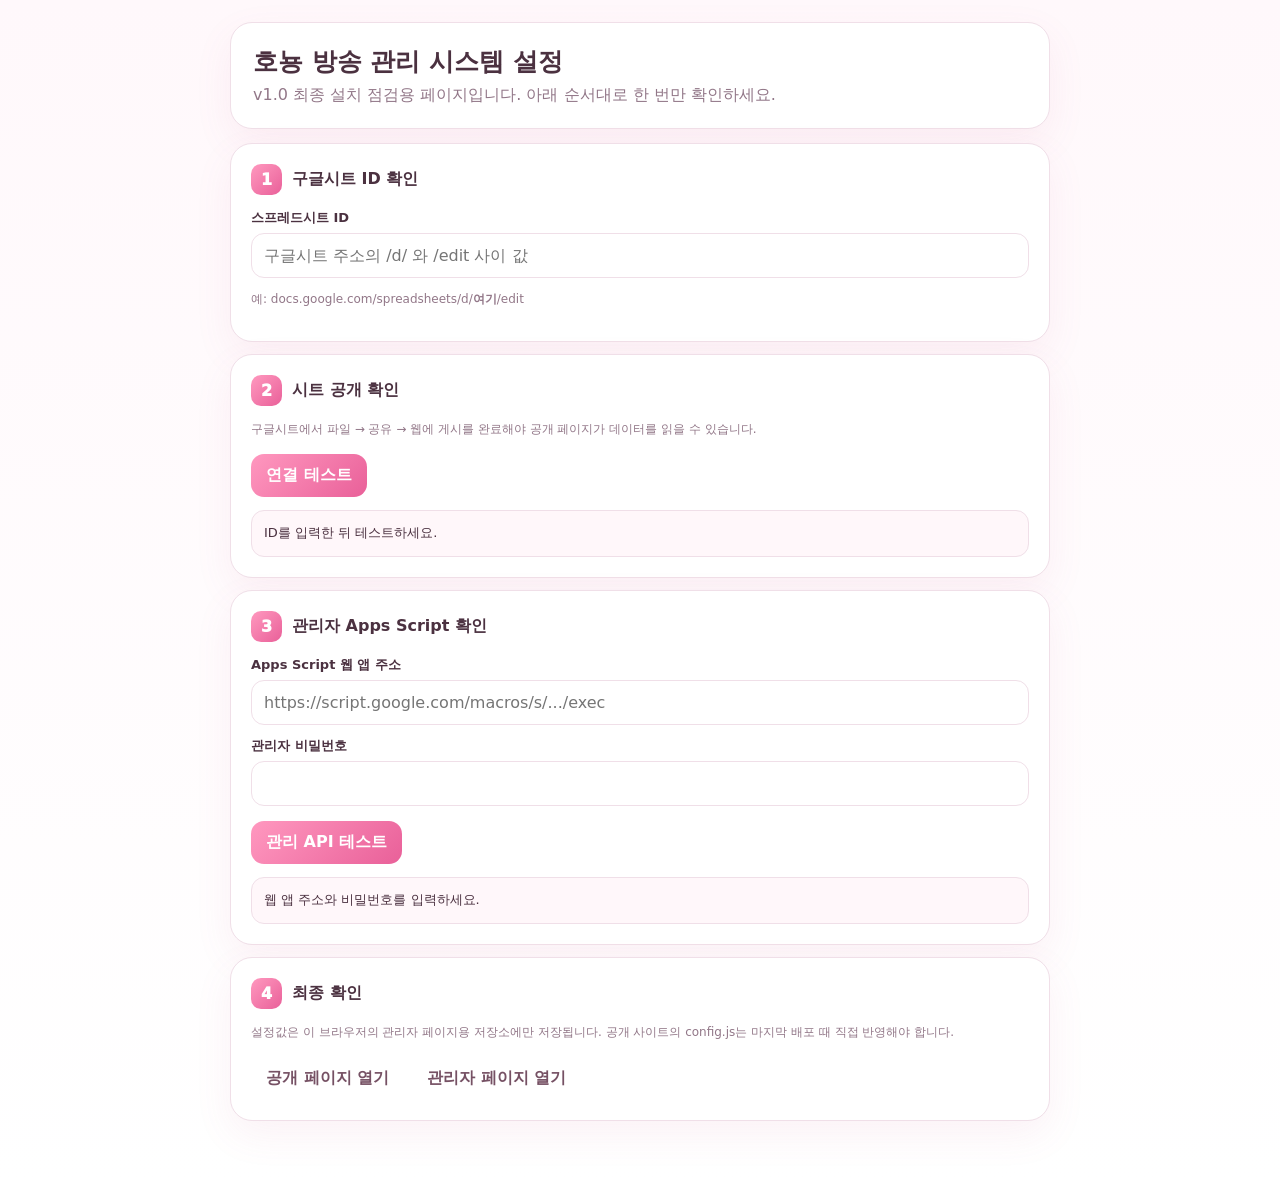
<file: setup.html>
<!doctype html>
<html lang="ko">
<head>
<meta charset="utf-8">
<meta name="viewport" content="width=device-width,initial-scale=1">
<meta name="robots" content="noindex,nofollow">
<title>호뇽 방송 관리 시스템 · 설정</title>
<style>
:root{font-family:Pretendard,"Noto Sans KR",system-ui,sans-serif;--pink:#f77fae;--strong:#e95d95;--line:#f0dfe8;--ink:#4b3140;--muted:#927788}
*{box-sizing:border-box}body{margin:0;color:var(--ink);background:linear-gradient(180deg,#fff8fb,#fff)}
main{width:min(820px,calc(100% - 22px));margin:22px auto 60px}
header,.card{border:1px solid var(--line);border-radius:22px;background:#fff;box-shadow:0 14px 38px rgba(208,91,143,.08)}
header{padding:22px;margin-bottom:14px}header h1{margin:0 0 7px;font-size:25px}header p{margin:0;color:var(--muted)}
.card{padding:20px;margin-top:12px}.step{display:flex;align-items:center;gap:10px;margin-bottom:14px}.num{width:31px;height:31px;display:flex;align-items:center;justify-content:center;border-radius:10px;color:#fff;background:linear-gradient(135deg,#ff99bf,#e96099);font-weight:1000}
label{display:block;margin:12px 0 6px;font-size:13px;font-weight:900}input{width:100%;padding:12px;border:1px solid var(--line);border-radius:13px;font:inherit;outline:none}input:focus{border-color:#f0a9c7;box-shadow:0 0 0 4px rgba(247,127,174,.1)}
.actions{display:flex;flex-wrap:wrap;gap:8px;margin-top:15px}button,a.button{border:0;border-radius:13px;padding:11px 15px;font:inherit;font-weight:900;cursor:pointer;text-decoration:none}
.primary{color:#fff;background:linear-gradient(135deg,#ff98bf,#e96099)}.secondary{color:#765164;background:#fff;border:1px solid var(--line)}
.result{margin-top:13px;padding:12px;border-radius:13px;background:#fff7fa;border:1px solid var(--line);font-size:13px;line-height:1.6}.ok{color:#367653;background:#effaf4}.bad{color:#a74461;background:#fff0f4}
code{word-break:break-all}.tiny{color:var(--muted);font-size:12px;line-height:1.6}
</style>
</head>
<body>
<main>
<header><h1>호뇽 방송 관리 시스템 설정</h1><p>v1.0 최종 설치 점검용 페이지입니다. 아래 순서대로 한 번만 확인하세요.</p></header>

<section class="card">
  <div class="step"><span class="num">1</span><b>구글시트 ID 확인</b></div>
  <label for="sheetId">스프레드시트 ID</label>
  <input id="sheetId" placeholder="구글시트 주소의 /d/ 와 /edit 사이 값">
  <p class="tiny">예: docs.google.com/spreadsheets/d/<b>여기</b>/edit</p>
</section>

<section class="card">
  <div class="step"><span class="num">2</span><b>시트 공개 확인</b></div>
  <p class="tiny">구글시트에서 파일 → 공유 → 웹에 게시를 완료해야 공개 페이지가 데이터를 읽을 수 있습니다.</p>
  <div class="actions"><button id="testSheet" class="primary" type="button">연결 테스트</button></div>
  <div id="sheetResult" class="result">ID를 입력한 뒤 테스트하세요.</div>
</section>

<section class="card">
  <div class="step"><span class="num">3</span><b>관리자 Apps Script 확인</b></div>
  <label for="apiUrl">Apps Script 웹 앱 주소</label>
  <input id="apiUrl" placeholder="https://script.google.com/macros/s/.../exec">
  <label for="secret">관리자 비밀번호</label>
  <input id="secret" type="password">
  <div class="actions"><button id="testApi" class="primary" type="button">관리 API 테스트</button></div>
  <div id="apiResult" class="result">웹 앱 주소와 비밀번호를 입력하세요.</div>
</section>

<section class="card">
  <div class="step"><span class="num">4</span><b>최종 확인</b></div>
  <p class="tiny">설정값은 이 브라우저의 관리자 페이지용 저장소에만 저장됩니다. 공개 사이트의 config.js는 마지막 배포 때 직접 반영해야 합니다.</p>
  <div class="actions"><a class="button secondary" href="index.html">공개 페이지 열기</a><a class="button secondary" href="admin.html">관리자 페이지 열기</a></div>
</section>
</main>
<script>
const $=id=>document.getElementById(id);
const setResult=(id,msg,ok)=>{const el=$(id);el.textContent=msg;el.className='result '+(ok?'ok':'bad')};
$('sheetId').value=localStorage.getItem('honyong-setup-sheet')||'';
$('apiUrl').value=localStorage.getItem('honyong-admin-api')||'';
$('secret').value=localStorage.getItem('honyong-admin-secret')||'';

$('testSheet').onclick=async()=>{
  const id=$('sheetId').value.trim();
  if(!id)return setResult('sheetResult','스프레드시트 ID를 입력하세요.',false);
  localStorage.setItem('honyong-setup-sheet',id);
  setResult('sheetResult','팬정보 시트를 확인 중…',true);
  try{
    const url=`https://docs.google.com/spreadsheets/d/${id}/gviz/tq?tqx=out:csv&sheet=${encodeURIComponent('팬정보')}`;
    const response=await fetch(url,{cache:'no-store'});
    const text=await response.text();
    if(!response.ok||/<html/i.test(text))throw new Error('웹 공개 또는 시트 이름을 확인하세요.');
    setResult('sheetResult','구글시트 연결 성공! 팬정보 시트를 읽을 수 있어요.',true);
  }catch(error){setResult('sheetResult','연결 실패: '+error.message,false)}
};

$('testApi').onclick=()=>{
  const url=$('apiUrl').value.trim(),secret=$('secret').value;
  if(!url||!secret)return setResult('apiResult','주소와 비밀번호를 모두 입력하세요.',false);
  localStorage.setItem('honyong-admin-api',url);
  localStorage.setItem('honyong-admin-secret',secret);
  setResult('apiResult','관리자 페이지에 저장했습니다. admin.html에서 “설정 저장·연결 확인”을 눌러 최종 테스트하세요.',true);
};
</script>
</body>
</html>
</file>
<file: style.css>
:root{--pink:#f184b0;--pink2:#ffe0ec;--purple:#8d6bd1;--lav:#eee8ff;--ink:#4b3f55;--muted:#8d8093;--line:#ead8e5;--white:#fff;--shadow:0 18px 55px rgba(126,82,125,.16)}
*{box-sizing:border-box}html{scroll-behavior:smooth}body{margin:0;font-family:ui-rounded,"Pretendard","Apple SD Gothic Neo",sans-serif;color:var(--ink);background:#fffafd;line-height:1.55}.bg-deco{position:fixed;inset:0;z-index:-1;pointer-events:none;background:radial-gradient(circle at 8% 10%,rgba(241,132,176,.15),transparent 22%),radial-gradient(circle at 90% 28%,rgba(141,107,209,.13),transparent 25%),linear-gradient(#fff,#fff9fc)}
.topbar{position:sticky;top:0;z-index:50;display:flex;align-items:center;justify-content:space-between;padding:13px max(4vw,20px);background:rgba(255,255,255,.88);backdrop-filter:blur(18px);border-bottom:1px solid rgba(234,216,229,.9)}.brand{display:flex;align-items:center;gap:11px;color:inherit;text-decoration:none}.brand-logo{width:42px;height:42px;border-radius:15px;display:grid;place-items:center;color:white;font-weight:900;background:linear-gradient(135deg,var(--pink),var(--purple));box-shadow:0 8px 20px rgba(141,107,209,.2)}.brand>span:last-child{display:flex;flex-direction:column;line-height:1.25}.brand small{font-size:11px;color:var(--muted)}nav{display:flex;gap:4px}nav a{padding:9px 11px;border-radius:999px;text-decoration:none;color:var(--ink);font-size:14px;font-weight:800}nav a:hover{background:var(--pink2)}.menu-button{display:none;border:0;border-radius:12px;padding:8px 12px;background:var(--pink2);font-size:20px;color:var(--ink)}
.hero{min-height:620px;padding:88px max(7vw,24px);display:grid;grid-template-columns:1.2fr .8fr;gap:42px;align-items:center;background:radial-gradient(circle at 85% 18%,#eee5ff 0 16%,transparent 40%),linear-gradient(135deg,#fff5fa,#fdfbff)}.eyebrow{display:inline-block;margin-bottom:8px;font-size:12px;font-weight:900;letter-spacing:.16em;color:var(--purple)}h1{font-size:clamp(44px,6vw,78px);line-height:1.04;letter-spacing:-.055em;margin:0 0 22px}h1 em{color:var(--pink);font-style:normal}.hero-copy p{font-size:18px;color:var(--muted);max-width:650px}.hero-actions{display:flex;gap:12px;margin-top:28px}.primary,.secondary{display:inline-flex;padding:14px 20px;border-radius:15px;text-decoration:none;font-weight:900}.primary{color:white;background:linear-gradient(135deg,var(--pink),var(--purple));box-shadow:var(--shadow)}.secondary{color:var(--ink);background:white;border:1px solid var(--line)}.hero-panel{padding:32px;border-radius:30px;background:rgba(255,255,255,.86);border:1px solid white;text-align:center;box-shadow:var(--shadow)}.live-badge{display:inline-flex;align-items:center;gap:8px;padding:7px 12px;border-radius:999px;background:#fff0f6;font-size:13px;font-weight:900}.live-badge i{width:8px;height:8px;border-radius:50%;background:#ff4d7d;box-shadow:0 0 0 5px rgba(255,77,125,.12)}.mascot{font-size:92px;margin:18px 0;filter:drop-shadow(0 12px 18px rgba(241,132,176,.25))}
.section{padding:88px max(7vw,24px)}.section.tint{background:linear-gradient(135deg,#fff4fa,#f5f0ff)}.section-head{display:flex;align-items:end;justify-content:space-between;gap:18px;margin-bottom:28px}.section-head h2{margin:0;font-size:clamp(34px,4vw,54px);letter-spacing:-.04em}.section-head p{margin:6px 0 0;color:var(--muted)}.stat{padding:11px 15px;border-radius:15px;background:white;border:1px solid var(--line);box-shadow:0 8px 26px rgba(100,70,100,.07);white-space:nowrap}
.global-search{display:grid;grid-template-columns:1fr 110px;gap:10px}.global-search input,.toolbar input,.toolbar select{width:100%;border:1px solid var(--line);border-radius:15px;background:white;padding:15px 16px;font:inherit;color:var(--ink);outline:none}.global-search input:focus,.toolbar input:focus,.toolbar select:focus{border-color:var(--pink);box-shadow:0 0 0 4px rgba(241,132,176,.12)}.global-search button{border:0;border-radius:15px;background:linear-gradient(135deg,var(--pink),var(--purple));color:white;font-weight:900;font-size:15px}.search-results{margin-top:18px}.toolbar{display:grid;grid-template-columns:1fr 190px;gap:10px;margin-bottom:22px}.toolbar.single{grid-template-columns:1fr}
.card-grid,.game-grid{display:grid;grid-template-columns:repeat(3,minmax(0,1fr));gap:17px}.fan-card,.honyo-card,.game-card,.notice-card,.schedule-card,.result-card{background:white;border:1px solid var(--line);border-radius:22px;box-shadow:0 10px 30px rgba(100,70,100,.07)}.fan-card,.honyo-card,.result-card{padding:21px;cursor:pointer;transition:.2s}.fan-card:hover,.honyo-card:hover,.result-card:hover{transform:translateY(-4px);box-shadow:var(--shadow)}.person-row{display:flex;align-items:center;gap:13px}.avatar{width:57px;height:57px;border-radius:18px;display:grid;place-items:center;overflow:hidden;background:linear-gradient(135deg,var(--pink2),var(--lav));color:var(--purple);font-size:22px;font-weight:900}.avatar img{width:100%;height:100%;object-fit:cover}.person-copy{min-width:0}.person-copy b{display:block;font-size:18px}.person-copy small{display:block;color:var(--muted);white-space:nowrap;overflow:hidden;text-overflow:ellipsis}.count-row{display:flex;justify-content:space-between;margin-top:17px;padding-top:15px;border-top:1px dashed var(--line);font-weight:800}.badges{display:flex;flex-wrap:wrap;gap:7px;margin-top:14px}.badge{padding:5px 9px;border-radius:999px;background:#fff1f7;color:#a24c73;font-size:12px;font-weight:800}.badge.purple{background:#f1ecff;color:#7254b8}
.notice-list,.schedule-list{display:grid;gap:13px}.notice-card{padding:21px;display:grid;grid-template-columns:110px 1fr;gap:18px}.notice-tag{font-weight:900;color:var(--purple)}.notice-card h3{margin:0 0 4px}.notice-card p{margin:0;color:var(--muted)}.tabs{display:flex;gap:8px;margin-bottom:20px;flex-wrap:wrap}.tab{border:1px solid var(--line);background:white;color:var(--ink);font-weight:900;padding:10px 15px;border-radius:999px}.tab.active{border-color:transparent;color:white;background:linear-gradient(135deg,var(--pink),var(--purple))}.game-card{padding:18px}.game-cover{aspect-ratio:16/9;border-radius:15px;margin-bottom:13px;display:grid;place-items:center;overflow:hidden;background:linear-gradient(135deg,var(--pink2),var(--lav));font-size:44px}.game-cover img{width:100%;height:100%;object-fit:cover}.game-card h3{margin:0 0 4px}.game-card p{margin:0;color:var(--muted)}.schedule-card{display:grid;grid-template-columns:110px 100px 1fr;align-items:center;padding:17px 20px}.schedule-date{font-weight:900;color:var(--purple)}.schedule-time{font-weight:900}.schedule-card p{margin:2px 0 0;color:var(--muted)}
.empty{grid-column:1/-1;padding:34px;text-align:center;border:1px dashed var(--line);border-radius:19px;background:rgba(255,255,255,.72);color:var(--muted)}footer{padding:36px max(7vw,24px);display:flex;justify-content:space-between;gap:18px;border-top:1px solid var(--line);color:var(--muted)}dialog{width:min(620px,calc(100% - 28px));border:0;border-radius:26px;padding:0;box-shadow:0 30px 100px rgba(60,30,65,.32)}dialog::backdrop{background:rgba(55,35,60,.44);backdrop-filter:blur(5px)}.dialog-close{position:absolute;right:14px;top:14px;width:39px;height:39px;border:0;border-radius:50%;background:#fff0f6;color:var(--ink);font-size:25px}.dialog-body{padding:31px}.dialog-profile{display:flex;align-items:center;gap:14px;padding-right:45px}.debt-list{display:grid;gap:9px;margin-top:22px}.debt-item{display:flex;justify-content:space-between;padding:13px 15px;border-radius:14px;background:#fff4f9;border:1px solid var(--line)}.statement-image{display:block;width:100%;max-height:70vh;object-fit:contain;border-radius:17px;background:#f7f1fa}.statement-placeholder{padding:70px 20px;text-align:center;border-radius:18px;background:linear-gradient(135deg,var(--pink2),var(--lav));color:var(--muted)}
@media(max-width:860px){.menu-button{display:block}nav{display:none;position:absolute;left:16px;right:16px;top:70px;padding:12px;border-radius:17px;background:white;box-shadow:var(--shadow);flex-direction:column}nav.open{display:flex}.hero{grid-template-columns:1fr;min-height:auto}.hero-panel{max-width:520px}.card-grid,.game-grid{grid-template-columns:repeat(2,minmax(0,1fr))}.notice-card{grid-template-columns:1fr}.schedule-card{grid-template-columns:1fr 1fr;gap:4px}.schedule-card>div:last-child{grid-column:1/-1}.section-head{align-items:flex-start;flex-direction:column}}
@media(max-width:570px){.brand small{display:none}.hero{padding:62px 19px}.section{padding:68px 19px}.hero-actions{flex-direction:column}.primary,.secondary{justify-content:center}.global-search,.toolbar{grid-template-columns:1fr}.card-grid,.game-grid{grid-template-columns:1fr}.schedule-card{grid-template-columns:1fr}.schedule-card>div:last-child{grid-column:auto}footer{flex-direction:column}h1{font-size:43px}}
#syncStatus[data-state="connected"]{color:#3d9b61}
#syncStatus[data-state="error"]{color:#d65373}
#syncStatus[data-state="sample"]{color:#99723a}
#syncStatus[data-state="loading"]{color:var(--muted)}


.top-actions{display:flex;gap:8px;align-items:center;margin-left:auto}
.mini-button{border:0;border-radius:999px;padding:10px 14px;background:var(--pink);color:white;font-weight:800;text-decoration:none;cursor:pointer;white-space:nowrap}
.mini-button.ghost{background:white;color:var(--ink);box-shadow:0 6px 18px rgba(79,46,91,.1)}
.mini-button.disabled{opacity:.45;cursor:not-allowed}
footer{display:flex;gap:14px;align-items:center;justify-content:center;flex-wrap:wrap}
footer small{color:var(--muted)}
@media (max-width:900px){.top-actions{order:4;width:100%;justify-content:flex-end;margin-top:8px}.mini-button{padding:9px 12px}}


/* Stage 6: 업보 관리/보기 편의 */
.debt-toolbar{
  grid-template-columns:minmax(220px,1fr) 190px 170px 120px;
}
.view-toggle{
  border:1px solid var(--line);
  border-radius:15px;
  background:white;
  color:var(--ink);
  font:inherit;
  font-weight:900;
  cursor:pointer;
}
.view-toggle:hover{background:var(--pink2)}
#debtGrid.list-view{
  display:grid;
  grid-template-columns:1fr;
  gap:10px;
}
#debtGrid.list-view .fan-card{
  display:grid;
  grid-template-columns:minmax(220px,.8fr) minmax(280px,1.6fr) auto;
  align-items:center;
  gap:18px;
  padding:15px 18px;
}
#debtGrid.list-view .count-row{
  margin:0;
  padding:0;
  border:0;
  justify-content:flex-end;
  white-space:nowrap;
}
#debtGrid.list-view .badges{
  margin:0;
  align-items:center;
}
.debt-group-label{
  grid-column:1/-1;
  margin:16px 0 2px;
  padding:8px 2px;
  font-size:13px;
  font-weight:900;
  color:var(--purple);
  border-bottom:1px dashed var(--line);
}
@media(max-width:980px){
  .debt-toolbar{grid-template-columns:1fr 1fr}
}
@media(max-width:650px){
  .debt-toolbar{grid-template-columns:1fr}
  #debtGrid.list-view .fan-card{
    grid-template-columns:1fr;
    gap:12px;
  }
  #debtGrid.list-view .count-row{justify-content:space-between}
}


/* Stage 7: 통합 팬 상세 및 공유 링크 */
.profile-summary{
  display:grid;
  grid-template-columns:1fr auto;
  gap:16px;
  align-items:center;
  margin:18px 0;
  padding:16px;
  border:1px solid var(--line);
  border-radius:20px;
  background:linear-gradient(135deg,#fff,#fff7fb);
}
.profile-actions{display:flex;gap:10px;flex-wrap:wrap;margin-top:18px}
.profile-actions button{
  border:0;border-radius:14px;padding:11px 15px;font:inherit;font-weight:900;cursor:pointer
}
.profile-actions .share-button{background:var(--purple);color:white}
.profile-actions .statement-button{background:var(--pink);color:white}
.share-feedback{min-height:22px;margin-top:10px;color:var(--purple);font-weight:800;font-size:13px}
.result-card .result-summary{display:flex;gap:8px;flex-wrap:wrap;margin-top:14px}
.result-card .result-debts{margin-top:10px;color:var(--muted);font-size:13px;line-height:1.7}
.fan-card .badges{margin-top:12px}
.fan-card .badge-more{background:#f7f2ff;color:var(--purple)}
@media(max-width:650px){.profile-summary{grid-template-columns:1fr}}


/* Stage 8: 공지 고정 + 스케줄 실사용 강화 */
.notice-card.pinned{
  border-color:rgba(241,132,176,.55);
  background:linear-gradient(135deg,#fff7fb,#faf7ff);
  box-shadow:0 14px 36px rgba(241,132,176,.12);
}
.notice-card.pinned::before{
  content:"고정";
  display:inline-flex;
  align-items:center;
  justify-content:center;
  min-width:42px;
  height:25px;
  margin-right:2px;
  border-radius:999px;
  color:white;
  background:linear-gradient(135deg,var(--pink),var(--purple));
  font-size:11px;
  font-weight:900;
}
.schedule-toolbar{display:flex;gap:9px;margin:-6px 0 20px}
.schedule-filter{
  border:1px solid var(--line);
  border-radius:999px;
  padding:10px 15px;
  background:white;
  color:var(--ink);
  font:inherit;
  font-size:13px;
  font-weight:900;
  cursor:pointer;
}
.schedule-filter.active{
  border-color:transparent;
  color:white;
  background:linear-gradient(135deg,var(--pink),var(--purple));
  box-shadow:0 8px 22px rgba(141,107,209,.17);
}
.schedule-card{position:relative;overflow:hidden}
.schedule-card.today{
  border-color:var(--pink);
  background:linear-gradient(135deg,#fff2f8,#f8f3ff);
  box-shadow:0 14px 38px rgba(241,132,176,.17);
}
.schedule-card.today::after{
  content:"오늘";
  position:absolute;
  top:12px;
  right:13px;
  padding:4px 9px;
  border-radius:999px;
  color:white;
  background:var(--pink);
  font-size:11px;
  font-weight:900;
}
.schedule-card.past{opacity:.58;filter:saturate(.65)}
.schedule-type{
  display:inline-flex;
  margin-top:7px;
  padding:3px 8px;
  border-radius:999px;
  background:var(--lav);
  color:var(--purple);
  font-size:11px;
  font-weight:900;
}
.schedule-week-label{
  margin:22px 0 8px;
  color:var(--purple);
  font-size:13px;
  font-weight:900;
}
.schedule-week-label:first-child{margin-top:0}
@media(max-width:650px){
  .schedule-toolbar{display:grid;grid-template-columns:1fr 1fr}
}


/* Stage 9: 게임 목록 강화 */
.game-toolbar{
  display:grid;
  grid-template-columns:minmax(220px,1fr) 190px;
  gap:10px;
  margin:-6px 0 16px;
}
.game-toolbar input,
.game-toolbar select{
  min-height:46px;
  border:1px solid var(--line);
  border-radius:15px;
  padding:0 14px;
  background:white;
  color:var(--ink);
  font:inherit;
  outline:none;
}
.game-toolbar input:focus,
.game-toolbar select:focus{
  border-color:var(--pink);
  box-shadow:0 0 0 4px rgba(241,132,176,.10);
}
.game-tabs .tab{
  display:inline-flex;
  align-items:center;
  gap:7px;
}
.game-tabs .tab b{
  display:inline-flex;
  min-width:23px;
  height:23px;
  padding:0 6px;
  align-items:center;
  justify-content:center;
  border-radius:999px;
  background:rgba(141,107,209,.10);
  color:var(--purple);
  font-size:11px;
}
.game-tabs .tab.active b{
  background:rgba(255,255,255,.25);
  color:white;
}
.game-card{
  position:relative;
  overflow:hidden;
}
.game-cover{
  position:relative;
  aspect-ratio:16/9;
  display:flex;
  align-items:center;
  justify-content:center;
  margin:-1px -1px 14px;
  border-radius:18px 18px 12px 12px;
  background:
    radial-gradient(circle at 25% 20%,rgba(255,255,255,.85),transparent 28%),
    linear-gradient(135deg,#fde6f0,#eee7ff);
  color:var(--purple);
  font-size:52px;
  overflow:hidden;
}
.game-cover img{
  width:100%;
  height:100%;
  object-fit:cover;
}
.game-status-chip{
  position:absolute;
  top:10px;
  left:10px;
  padding:5px 9px;
  border-radius:999px;
  color:white;
  background:rgba(76,59,95,.78);
  backdrop-filter:blur(8px);
  font-size:11px;
  font-weight:900;
}
.game-progress-wrap{
  margin-top:13px;
}
.game-progress-label{
  display:flex;
  justify-content:space-between;
  gap:12px;
  margin-bottom:7px;
  color:var(--muted);
  font-size:12px;
  font-weight:800;
}
.game-progress-track{
  height:9px;
  overflow:hidden;
  border-radius:999px;
  background:#f0eaf6;
}
.game-progress-bar{
  height:100%;
  border-radius:999px;
  background:linear-gradient(90deg,var(--pink),var(--purple));
  transition:width .35s ease;
}
.game-meta{
  min-height:20px;
  color:var(--muted);
  font-size:13px;
}
@media(max-width:650px){
  .game-toolbar{grid-template-columns:1fr}
  .game-tabs{display:grid;grid-template-columns:repeat(3,1fr)}
  .game-tabs .tab{justify-content:center;padding:10px 7px}
}


/* Stage 10: 테마, 공유, 연결 상태, 접근성 마무리 */
:root{
  color-scheme:light;
}
body.dark{
  color-scheme:dark;
  --bg:#17131f;
  --paper:#211b2b;
  --ink:#f6edf9;
  --muted:#bdaec8;
  --line:#3b3048;
  --pink:#ef8db6;
  --pink2:#3a2433;
  --lav:#2e2742;
  --purple:#bda4f4;
  background:
    radial-gradient(circle at 13% 8%,rgba(239,141,182,.12),transparent 24%),
    radial-gradient(circle at 88% 16%,rgba(189,164,244,.13),transparent 28%),
    var(--bg);
}
body.dark .topbar,
body.dark .hero,
body.dark .section,
body.dark .game-card,
body.dark .fan-card,
body.dark .notice-card,
body.dark .schedule-card,
body.dark dialog,
body.dark footer{
  background-color:var(--paper);
  color:var(--ink);
}
body.dark input,
body.dark select,
body.dark .mini-button,
body.dark .view-toggle,
body.dark .schedule-filter,
body.dark .secondary{
  background:#2a2235;
  color:var(--ink);
  border-color:var(--line);
}
body.dark .tint{
  background:linear-gradient(180deg,rgba(239,141,182,.035),rgba(189,164,244,.045));
}
body.dark .empty{
  background:#241e2d;
  border-color:var(--line);
}
body.dark .game-cover{
  background:
    radial-gradient(circle at 25% 20%,rgba(255,255,255,.09),transparent 28%),
    linear-gradient(135deg,#392433,#2e2943);
}
body.dark .game-progress-track{background:#3a3045}
body.dark .badge{background:#34283d}
body.dark .badge.purple{background:#302a48}
.icon-button{
  width:42px;
  padding:0;
  display:inline-flex;
  align-items:center;
  justify-content:center;
}
.network-banner{
  position:fixed;
  top:0;
  left:0;
  right:0;
  z-index:1000;
  padding:9px 16px;
  text-align:center;
  color:#fff;
  background:#8c4562;
  font-size:13px;
  font-weight:900;
  box-shadow:0 5px 18px rgba(0,0,0,.16);
}
.network-banner:not([hidden]) + .toast + .bg-deco ~ .topbar{
  margin-top:36px;
}
.toast{
  position:fixed;
  left:50%;
  bottom:28px;
  z-index:1200;
  max-width:min(90vw,460px);
  padding:12px 17px;
  border-radius:14px;
  color:white;
  background:rgba(76,59,95,.94);
  box-shadow:0 14px 38px rgba(30,20,40,.24);
  font-size:13px;
  font-weight:900;
  transform:translate(-50%,18px);
  opacity:0;
  transition:opacity .2s ease,transform .2s ease;
  pointer-events:none;
}
.toast.show{
  opacity:1;
  transform:translate(-50%,0);
}
.back-to-top{
  position:fixed;
  right:22px;
  bottom:22px;
  z-index:800;
  width:46px;
  height:46px;
  border:0;
  border-radius:50%;
  color:white;
  background:linear-gradient(135deg,var(--pink),var(--purple));
  box-shadow:0 12px 28px rgba(141,107,209,.28);
  font-size:21px;
  font-weight:900;
  cursor:pointer;
  opacity:0;
  visibility:hidden;
  transform:translateY(10px);
  transition:.2s ease;
}
.back-to-top.visible{
  opacity:1;
  visibility:visible;
  transform:translateY(0);
}
:focus-visible{
  outline:3px solid rgba(241,132,176,.62);
  outline-offset:3px;
}
.skip-hint{
  color:var(--muted);
  font-size:12px;
}
@media(max-width:720px){
  .top-actions{gap:6px}
  .mini-button{padding:0 10px}
  .icon-button{width:38px}
  .back-to-top{right:15px;bottom:15px}
}
@media(prefers-reduced-motion:reduce){
  *,*::before,*::after{
    scroll-behavior:auto!important;
    animation-duration:.001ms!important;
    animation-iteration-count:1!important;
    transition-duration:.001ms!important;
  }
}


/* Stage 14: automatic fan avatars */
.avatar{
  position:relative;
  overflow:hidden;
}
.avatar img,
.avatar .avatar-letter{
  width:100%;
  height:100%;
  display:flex;
  align-items:center;
  justify-content:center;
  border-radius:inherit;
}
.avatar img{object-fit:cover}
.avatar-letter{
  background:linear-gradient(145deg,var(--avatar-bg,#f7b7d0),color-mix(in srgb,var(--avatar-bg,#f7b7d0) 72%,white));
  color:var(--avatar-fg,#fff);
  font-size:clamp(18px,3vw,30px);
  font-weight:1000;
  text-shadow:0 1px 2px rgba(0,0,0,.12);
  box-shadow:inset 0 0 0 1px rgba(255,255,255,.5);
}
.dialog-profile .avatar .avatar-letter{font-size:34px}
body.dark .avatar-letter{
  box-shadow:inset 0 0 0 1px rgba(255,255,255,.16);
}

/* Stage 15: 업보 통계 */
.stats-kpi-grid{display:grid;grid-template-columns:repeat(4,minmax(0,1fr));gap:12px;margin-bottom:18px}
.stats-kpi{min-height:145px;padding:20px;border:1px solid var(--line);border-radius:20px;background:var(--paper);box-shadow:0 10px 28px rgba(76,59,95,.06)}
.stats-kpi span{display:block;color:var(--muted);font-size:12px;font-weight:900}
.stats-kpi b{display:block;margin:10px 0 5px;color:var(--ink);font-size:clamp(27px,4vw,38px);line-height:1.05;overflow-wrap:anywhere}
.stats-kpi small{color:var(--muted);font-size:12px}
.stats-kpi.highlight{border-color:rgba(241,132,176,.42);background:linear-gradient(145deg,#fff4f9,#f6f1ff)}
.stats-kpi.highlight b{color:var(--purple);font-size:clamp(20px,3vw,30px)}
.stats-columns{display:grid;grid-template-columns:repeat(2,minmax(0,1fr));gap:14px}
.stats-panel{padding:19px;border:1px solid var(--line);border-radius:20px;background:var(--paper);box-shadow:0 10px 28px rgba(76,59,95,.06)}
.stats-panel-head{display:flex;align-items:center;justify-content:space-between;gap:12px;margin-bottom:15px}
.stats-panel-head b{display:block;font-size:17px}.stats-panel-head small{display:block;margin-top:3px;color:var(--muted);font-size:12px}
.stats-panel-head select{min-width:92px;border:1px solid var(--line);border-radius:12px;padding:8px 10px;color:var(--ink);background:var(--paper);font:inherit;font-size:12px;font-weight:900}
.ranking-list{display:grid;gap:10px}.ranking-row{display:grid;grid-template-columns:34px minmax(0,1fr) auto;gap:10px;align-items:center}
.ranking-number{width:31px;height:31px;display:flex;align-items:center;justify-content:center;border-radius:10px;color:var(--purple);background:var(--lav);font-size:12px;font-weight:1000}
.ranking-row:nth-child(1) .ranking-number{color:#7a5316;background:#fff0bb}.ranking-row:nth-child(2) .ranking-number{color:#626875;background:#ebedf2}.ranking-row:nth-child(3) .ranking-number{color:#855439;background:#f4d8c9}
.ranking-main{min-width:0}.ranking-label{display:flex;justify-content:space-between;gap:10px;margin-bottom:6px;font-size:13px;font-weight:900}
.ranking-label span:first-child{min-width:0;overflow:hidden;text-overflow:ellipsis;white-space:nowrap}
.ranking-track{height:9px;overflow:hidden;border-radius:999px;background:#f1eaf4}.ranking-bar{height:100%;min-width:3px;border-radius:999px;background:linear-gradient(90deg,var(--pink),var(--purple))}
.ranking-value{min-width:50px;text-align:right;color:var(--purple);font-size:13px;font-weight:1000}
.stats-empty{padding:22px 14px;border:1px dashed var(--line);border-radius:15px;color:var(--muted);text-align:center;font-size:13px}
body.dark .stats-kpi.highlight{background:linear-gradient(145deg,#342431,#2b2740)}body.dark .ranking-track{background:#392f43}
@media(max-width:900px){.stats-kpi-grid{grid-template-columns:repeat(2,minmax(0,1fr))}}
@media(max-width:680px){.stats-columns{grid-template-columns:1fr}.stats-kpi{min-height:128px;padding:17px}}
@media(max-width:450px){.stats-kpi-grid{grid-template-columns:1fr}}

.archive-toolbar{display:grid;grid-template-columns:46px 1fr 46px;align-items:center;gap:10px;max-width:560px;margin:-5px auto 16px}
.archive-month-button{width:46px;height:46px;border:1px solid var(--line);border-radius:14px;color:var(--purple);background:var(--paper);font-size:29px;font-weight:900;cursor:pointer}
.archive-month-title{text-align:center}.archive-month-title b{display:block;font-size:21px}.archive-month-title button{margin-top:3px;border:0;background:transparent;color:var(--purple);font-size:12px;font-weight:900;cursor:pointer}
.archive-layout{display:grid;grid-template-columns:minmax(420px,1.1fr) minmax(320px,.9fr);gap:14px}
.archive-calendar-card,.archive-detail-card{padding:17px;border:1px solid var(--line);border-radius:21px;background:var(--paper);box-shadow:0 11px 30px rgba(76,59,95,.06)}
.archive-weekdays,.archive-calendar{display:grid;grid-template-columns:repeat(7,1fr);gap:6px}.archive-weekdays{margin-bottom:7px}.archive-weekdays span{text-align:center;color:var(--muted);font-size:11px;font-weight:900}
.archive-day{position:relative;min-height:72px;padding:8px;border:1px solid transparent;border-radius:14px;background:rgba(141,108,207,.035);color:var(--ink);text-align:left}.archive-day.other-month{opacity:.33}.archive-day.today{border-color:var(--pink)}
.archive-day.has-report{cursor:pointer;background:linear-gradient(145deg,#fff2f8,#f5f0ff);border-color:rgba(241,132,176,.24)}.archive-day.has-report:hover{transform:translateY(-2px);box-shadow:0 9px 18px rgba(141,108,207,.12)}.archive-day.selected{border-color:var(--purple);box-shadow:0 0 0 3px rgba(141,108,207,.12)}
.archive-day-number{font-size:12px;font-weight:900}.archive-day-dot{position:absolute;left:8px;bottom:8px;width:8px;height:8px;border-radius:50%;background:linear-gradient(135deg,var(--pink),var(--purple))}.archive-day-count{position:absolute;right:7px;bottom:5px;color:var(--purple);font-size:10px;font-weight:900}
.archive-detail-card{min-height:420px}.archive-detail-empty{height:100%;min-height:360px;display:flex;flex-direction:column;align-items:center;justify-content:center;text-align:center;color:var(--muted)}.archive-detail-empty b{color:var(--ink);font-size:18px}.archive-detail-empty p{max-width:270px;font-size:13px;line-height:1.6}
.archive-detail-head{display:flex;justify-content:space-between;gap:12px;align-items:start;margin-bottom:14px}.archive-detail-head span{color:var(--muted);font-size:12px;font-weight:900}.archive-detail-head h3{margin:4px 0 0;font-size:21px}.archive-duration{padding:7px 10px;border-radius:999px;background:var(--lav);color:var(--purple)!important;white-space:nowrap}
.archive-mini-stats{display:grid;grid-template-columns:repeat(4,1fr);gap:7px}.archive-mini-stats div{padding:10px;border:1px solid var(--line);border-radius:13px;text-align:center}.archive-mini-stats span{display:block;color:var(--muted);font-size:10px;font-weight:900}.archive-mini-stats b{display:block;margin-top:4px;font-size:18px}
.archive-rank-columns{display:grid;grid-template-columns:1fr 1fr;gap:10px;margin-top:13px}.archive-rank-columns>div{padding:12px;border:1px solid var(--line);border-radius:14px}.archive-ranks{display:grid;gap:6px;margin-top:8px}.archive-rank{display:flex;justify-content:space-between;gap:8px;font-size:12px}.archive-rank span:last-child{color:var(--purple);font-weight:900}
.archive-note{margin-top:11px;padding:12px;border-radius:14px;background:var(--pink2)}.archive-note p{margin:6px 0 0;color:var(--muted);font-size:13px;line-height:1.6;white-space:pre-wrap}.archive-clips{display:grid;gap:6px;margin-top:8px}.archive-clip{display:grid;grid-template-columns:64px 68px 1fr;gap:7px;font-size:11px}.archive-clip b{color:var(--purple)}
.archive-list-head{display:flex;justify-content:space-between;align-items:center;gap:12px;margin:20px 0 10px}.archive-list-head select{border:1px solid var(--line);border-radius:12px;padding:8px 10px;background:var(--paper);color:var(--ink);font:inherit;font-size:12px}.archive-list{display:grid;grid-template-columns:repeat(3,minmax(0,1fr));gap:10px}
.archive-list-card{padding:14px;border:1px solid var(--line);border-radius:16px;background:var(--paper);cursor:pointer}.archive-list-card:hover{border-color:var(--pink);transform:translateY(-2px)}.archive-list-card span{color:var(--muted);font-size:11px;font-weight:900}.archive-list-card b{display:block;margin:5px 0;font-size:15px}.archive-list-card small{color:var(--muted)}.archive-list-stats{display:flex;flex-wrap:wrap;gap:5px;margin-top:9px}.archive-list-stats i{padding:4px 7px;border-radius:999px;background:var(--lav);font-size:10px;font-style:normal;font-weight:900}
body.dark .archive-day.has-report{background:linear-gradient(145deg,#342431,#2b2740)}
@media(max-width:900px){.archive-layout{grid-template-columns:1fr}.archive-list{grid-template-columns:repeat(2,minmax(0,1fr))}}
@media(max-width:620px){.archive-day{min-height:54px;padding:6px}.archive-detail-card{margin-top:12px}.archive-mini-stats{grid-template-columns:repeat(2,1fr)}.archive-rank-columns{grid-template-columns:1fr}.archive-list{grid-template-columns:1fr}.archive-clip{grid-template-columns:60px 1fr}.archive-clip span:last-child{grid-column:1/-1}}


/* Stage 19: 시즌 통계·팬 분석 */
.season-select{
  min-width:150px;
  border:1px solid var(--line);
  border-radius:14px;
  padding:10px 13px;
  color:var(--ink);
  background:var(--paper);
  font:inherit;
  font-size:13px;
  font-weight:900;
}
.season-kpis{
  display:grid;
  grid-template-columns:repeat(6,minmax(0,1fr));
  gap:10px;
  margin-bottom:14px;
}
.season-kpis article{
  min-height:125px;
  padding:17px;
  border:1px solid var(--line);
  border-radius:18px;
  background:var(--paper);
  box-shadow:0 9px 25px rgba(76,59,95,.055);
}
.season-kpis span,.season-kpis small{
  display:block;
  color:var(--muted);
  font-size:11px;
  font-weight:900;
}
.season-kpis b{
  display:block;
  margin:8px 0 4px;
  color:var(--purple);
  font-size:clamp(23px,3vw,31px);
}
.season-analysis-grid{
  display:grid;
  grid-template-columns:repeat(2,minmax(0,1fr));
  gap:12px;
  margin-top:12px;
}
.season-panel{
  padding:18px;
  border:1px solid var(--line);
  border-radius:20px;
  background:var(--paper);
  box-shadow:0 10px 28px rgba(76,59,95,.055);
}
.season-panel-head{margin-bottom:14px}
.season-panel-head b{display:block;font-size:17px}
.season-panel-head small{display:block;margin-top:3px;color:var(--muted);font-size:12px}
.monthly-bars{display:grid;gap:10px}
.monthly-bar-row{
  display:grid;
  grid-template-columns:58px minmax(0,1fr) 80px;
  align-items:center;
  gap:10px;
}
.monthly-bar-label{font-size:12px;font-weight:900}
.monthly-bar-track{height:12px;overflow:hidden;border-radius:999px;background:#f1eaf4}
.monthly-bar-fill{height:100%;border-radius:999px;background:linear-gradient(90deg,var(--pink),var(--purple))}
.monthly-bar-value{text-align:right;color:var(--purple);font-size:11px;font-weight:900}
.hall-of-fame{display:grid;grid-template-columns:repeat(2,minmax(0,1fr));gap:9px}
.hall-card{
  padding:14px;
  border:1px solid var(--line);
  border-radius:16px;
  background:linear-gradient(145deg,#fff6fa,#f7f2ff);
}
.hall-card span{display:block;color:var(--muted);font-size:11px;font-weight:900}
.hall-card b{display:block;margin:6px 0 2px;font-size:17px}
.hall-card small{color:var(--purple);font-weight:900}
.season-rank-list{display:grid;gap:9px}
.season-rank-row{
  display:grid;
  grid-template-columns:30px minmax(0,1fr) auto;
  align-items:center;
  gap:9px;
  padding:8px 0;
  border-top:1px dashed var(--line);
}
.season-rank-row:first-child{border-top:0}
.season-rank-no{
  width:28px;height:28px;display:flex;align-items:center;justify-content:center;
  border-radius:9px;background:var(--lav);color:var(--purple);font-size:11px;font-weight:1000
}
.season-rank-name{overflow:hidden;text-overflow:ellipsis;white-space:nowrap;font-size:13px;font-weight:900}
.season-rank-value{color:var(--purple);font-size:13px;font-weight:1000}
.fan-badges{display:flex;flex-wrap:wrap;gap:6px;margin-top:9px}
.fan-achievement{
  display:inline-flex;align-items:center;gap:4px;padding:5px 8px;border-radius:999px;
  background:linear-gradient(135deg,#fff0c5,#f8e6a6);color:#765218;font-size:11px;font-weight:1000
}
.fan-achievement.purple{background:var(--lav);color:var(--purple)}
.fan-achievement.pink{background:var(--pink2);color:#9d4f76}
.profile-history-grid{
  display:grid;grid-template-columns:repeat(3,1fr);gap:8px;margin-top:15px
}
.profile-history-grid div{
  padding:11px;border:1px solid var(--line);border-radius:13px;text-align:center
}
.profile-history-grid span{display:block;color:var(--muted);font-size:10px;font-weight:900}
.profile-history-grid b{display:block;margin-top:4px;font-size:17px}
.profile-timeline{display:grid;gap:8px;margin-top:14px}
.profile-timeline-row{display:grid;grid-template-columns:85px 1fr;gap:10px;font-size:12px}
.profile-timeline-row time{color:var(--muted);font-weight:900}
body.dark .monthly-bar-track{background:#392f43}
body.dark .hall-card{background:linear-gradient(145deg,#342431,#2b2740)}
@media(max-width:1050px){.season-kpis{grid-template-columns:repeat(3,minmax(0,1fr))}}
@media(max-width:720px){.season-analysis-grid{grid-template-columns:1fr}.season-kpis{grid-template-columns:repeat(2,minmax(0,1fr))}.hall-of-fame{grid-template-columns:1fr}}
@media(max-width:430px){.season-kpis{grid-template-columns:1fr}.profile-history-grid{grid-template-columns:1fr}}


/* ============================================================
   Stage 20-1 · Pink & White Visual Renewal
   ============================================================ */
:root{
  --bg:#fff9fc;
  --paper:#ffffff;
  --ink:#4a3140;
  --muted:#9b7d8f;
  --line:#f0dfe8;
  --pink:#f77fae;
  --pink-strong:#e95d95;
  --pink-soft:#fff0f6;
  --pink-soft-2:#fde3ee;
  --lav:#fff3f8;
  --purple:#d85b93;
  --shadow:0 18px 50px rgba(208,91,143,.10);
  --shadow-soft:0 10px 28px rgba(208,91,143,.07);
  color-scheme:light;
}
html{scroll-behavior:smooth}
body{
  background:
    radial-gradient(circle at 7% 4%,rgba(247,127,174,.11),transparent 26%),
    radial-gradient(circle at 92% 10%,rgba(255,205,226,.20),transparent 30%),
    linear-gradient(180deg,#fffafd 0%,#fff 44%,#fff8fb 100%);
  color:var(--ink);
}
body::before{
  content:"";
  position:fixed;
  inset:0;
  pointer-events:none;
  background-image:
    linear-gradient(rgba(247,127,174,.025) 1px,transparent 1px),
    linear-gradient(90deg,rgba(247,127,174,.025) 1px,transparent 1px);
  background-size:32px 32px;
  mask-image:linear-gradient(to bottom,rgba(0,0,0,.55),transparent 60%);
  z-index:-1;
}
.topbar{
  border:1px solid rgba(240,223,232,.92);
  background:rgba(255,255,255,.88);
  box-shadow:0 12px 34px rgba(208,91,143,.08);
  backdrop-filter:blur(18px);
}
.brand-mark,
.logo-mark{
  background:linear-gradient(135deg,#ff9fc3,#f66fa6)!important;
  color:white!important;
  box-shadow:0 8px 22px rgba(233,93,149,.22);
}
nav a{
  color:#704d60;
  border-radius:999px;
  padding:8px 11px;
}
nav a:hover{
  color:var(--pink-strong);
  background:var(--pink-soft);
}
.mini-button,
.view-toggle,
.schedule-filter,
.archive-month-button,
.tab,
.secondary{
  border-color:var(--line)!important;
  background:#fff!important;
  color:#6a4559!important;
  box-shadow:none;
}
.mini-button:hover,
.view-toggle:hover,
.schedule-filter:hover,
.archive-month-button:hover,
.tab:hover,
.secondary:hover{
  border-color:#f4b5cf!important;
  background:var(--pink-soft)!important;
  color:var(--pink-strong)!important;
}
.primary,
.tab.active,
.schedule-filter.active{
  border-color:transparent!important;
  color:white!important;
  background:linear-gradient(135deg,#ff95bd,#ee679f)!important;
  box-shadow:0 10px 24px rgba(233,93,149,.20)!important;
}
.hero{
  position:relative;
  overflow:hidden;
  border:1px solid rgba(240,223,232,.96);
  background:
    radial-gradient(circle at 82% 15%,rgba(255,190,215,.35),transparent 27%),
    linear-gradient(135deg,#fff 0%,#fff8fb 62%,#fff0f6 100%);
  box-shadow:var(--shadow);
}
.hero::after{
  content:"";
  position:absolute;
  width:240px;
  height:240px;
  right:-85px;
  bottom:-95px;
  border-radius:50%;
  background:radial-gradient(circle,rgba(247,127,174,.18),rgba(247,127,174,0) 68%);
}
.hero h1{
  color:#503243;
  letter-spacing:-.04em;
}
.hero h1 em,
.hero strong{
  color:var(--pink-strong)!important;
}
.hero-badge,
.eyebrow{
  color:var(--pink-strong)!important;
  background:var(--pink-soft)!important;
  border-color:#f8c8dc!important;
}
.section,
.tint{
  border:1px solid rgba(240,223,232,.90);
  border-radius:28px;
  background:rgba(255,255,255,.92)!important;
  box-shadow:var(--shadow-soft);
}
.tint{
  background:linear-gradient(180deg,rgba(255,255,255,.95),rgba(255,246,250,.95))!important;
}
.section-head h2{color:#4f3242}
.section-head p{color:var(--muted)}
.stat{
  color:#7c5a6d;
  background:var(--pink-soft);
  border-color:#f4c9dc;
}
.stat strong{color:var(--pink-strong)}
.quick-status{
  width:min(1180px,calc(100% - 32px));
  margin:-10px auto 24px;
  display:grid;
  grid-template-columns:repeat(4,minmax(0,1fr));
  gap:10px;
}
.quick-status article{
  padding:17px 18px;
  border:1px solid var(--line);
  border-radius:18px;
  background:rgba(255,255,255,.94);
  box-shadow:var(--shadow-soft);
}
.quick-status span{
  display:block;
  color:var(--muted);
  font-size:11px;
  font-weight:900;
}
.quick-status b{
  display:block;
  margin-top:6px;
  color:var(--pink-strong);
  font-size:22px;
}
input,select,textarea{
  border-color:var(--line)!important;
  background:#fff!important;
  color:var(--ink)!important;
}
input:focus,select:focus,textarea:focus{
  border-color:#f3a9c8!important;
  box-shadow:0 0 0 4px rgba(247,127,174,.10)!important;
}
.card,
.fan-card,
.game-card,
.notice-card,
.schedule-card,
.stats-kpi,
.stats-panel,
.season-panel,
.archive-calendar-card,
.archive-detail-card,
.archive-list-card,
.result-card{
  border-color:var(--line)!important;
  background:#fff!important;
  box-shadow:0 10px 28px rgba(208,91,143,.055)!important;
}
.card:hover,
.fan-card:hover,
.game-card:hover,
.archive-list-card:hover,
.result-card:hover{
  border-color:#f2b2cc!important;
  box-shadow:0 15px 34px rgba(208,91,143,.10)!important;
  transform:translateY(-2px);
}
.badge,
.chip,
.schedule-type,
.archive-list-stats i,
.report-card-stats span{
  color:#b04e79!important;
  background:var(--pink-soft)!important;
}
.badge.purple{
  color:#c85085!important;
  background:#fde8f1!important;
}
.count-row strong,
.ranking-value,
.season-rank-value,
.archive-rank span:last-child{
  color:var(--pink-strong)!important;
}
.game-progress-bar,
.ranking-bar,
.monthly-bar-fill{
  background:linear-gradient(90deg,#ff9bc0,#ea639d)!important;
}
.game-progress-track,
.ranking-track,
.monthly-bar-track{
  background:#f8e8ef!important;
}
.notice-card.pinned{
  border-color:#f4bad1!important;
  background:linear-gradient(135deg,#fff,#fff4f8)!important;
}
.notice-card.pinned::before,
.schedule-card.today::after{
  background:linear-gradient(135deg,#ff9fc3,#ea639d)!important;
}
.schedule-card.today{
  border-color:#f29fc1!important;
  background:linear-gradient(135deg,#fff,#fff2f7)!important;
}
.stats-kpi.highlight,
.hall-card{
  border-color:#f2c3d6!important;
  background:linear-gradient(145deg,#fff,#fff2f7)!important;
}
.stats-kpi.highlight b,
.hall-card small{
  color:var(--pink-strong)!important;
}
.ranking-number,
.season-rank-no{
  color:#c14e80!important;
  background:#ffeaf3!important;
}
.ranking-row:nth-child(1) .ranking-number{
  color:#9c5b17!important;
  background:#fff3cf!important;
}
.ranking-row:nth-child(2) .ranking-number{
  color:#7d6b76!important;
  background:#f3edf0!important;
}
.ranking-row:nth-child(3) .ranking-number{
  color:#9d5a72!important;
  background:#fae2eb!important;
}
.archive-day{
  background:#fffafb!important;
}
.archive-day.has-report{
  border-color:#f3bad1!important;
  background:linear-gradient(145deg,#fff,#fff0f6)!important;
}
.archive-day-dot{
  background:linear-gradient(135deg,#ff9fc3,#ea639d)!important;
}
.archive-day.selected{
  border-color:var(--pink-strong)!important;
  box-shadow:0 0 0 3px rgba(247,127,174,.12)!important;
}
.archive-duration,
.archive-note{
  color:#b84c7d!important;
  background:var(--pink-soft)!important;
}
.avatar-letter{
  background:linear-gradient(145deg,var(--avatar-bg,#f7b7d0),#ffd9e8)!important;
}
.dialog-card,
dialog{
  border-color:var(--line)!important;
  background:#fff!important;
  box-shadow:0 28px 80px rgba(181,72,119,.18)!important;
}
footer{
  border-top:1px solid var(--line);
  background:#fff!important;
  color:#8d6f80;
}
body.dark{
  --bg:#fff9fc;
  --paper:#ffffff;
  --ink:#4a3140;
  --muted:#9b7d8f;
  --line:#f0dfe8;
  --pink:#f77fae;
  --pink2:#fff0f6;
  --lav:#fff3f8;
  --purple:#d85b93;
  color-scheme:light;
  background:linear-gradient(180deg,#fffafd,#fff)!important;
}
body.dark .topbar,
body.dark .hero,
body.dark .section,
body.dark .game-card,
body.dark .fan-card,
body.dark .notice-card,
body.dark .schedule-card,
body.dark dialog,
body.dark footer{
  background-color:#fff!important;
  color:var(--ink)!important;
}
body.dark input,
body.dark select,
body.dark .mini-button,
body.dark .view-toggle,
body.dark .schedule-filter,
body.dark .secondary{
  background:#fff!important;
  color:var(--ink)!important;
}
#themeToggle{display:none!important}
.back-to-top{
  background:linear-gradient(135deg,#ff95bd,#ea639d)!important;
  box-shadow:0 12px 28px rgba(233,93,149,.24)!important;
}
@media(max-width:900px){
  .quick-status{grid-template-columns:repeat(2,minmax(0,1fr))}
}
@media(max-width:620px){
  .topbar{border-radius:0 0 20px 20px}
  .hero{border-radius:22px}
  .section,.tint{border-radius:22px}
  .quick-status{width:min(100% - 20px,1180px);grid-template-columns:repeat(2,minmax(0,1fr));margin-top:-4px}
  .quick-status article{padding:14px}
  .quick-status b{font-size:19px}
}
@media(max-width:420px){
  .quick-status{grid-template-columns:1fr 1fr}
}

/* Stage 20-3: setup diagnostics */
.setup-warning{
  width:min(1180px,calc(100% - 32px));
  margin:14px auto;
  padding:14px 16px;
  display:grid;
  grid-template-columns:auto 1fr auto;
  gap:12px;
  align-items:center;
  border:1px solid #f2bfd3;
  border-radius:16px;
  background:#fff2f7;
  color:#7d4e63;
  box-shadow:0 9px 24px rgba(208,91,143,.08);
  font-size:13px;
}
.setup-warning b{color:#be4d7d}
.setup-warning span{line-height:1.55}
.setup-warning a{
  padding:8px 11px;
  border-radius:999px;
  background:#fff;
  color:#c24f81;
  text-decoration:none;
  font-weight:900;
  white-space:nowrap;
}
@media(max-width:680px){
  .setup-warning{grid-template-columns:1fr}
  .setup-warning a{text-align:center}
}

/* v1.0 final polish */
.version-badge{
  position:fixed;
  right:14px;
  top:14px;
  z-index:1500;
  padding:7px 10px;
  border:1px solid #f1c5d8;
  border-radius:999px;
  color:#bc4e7d;
  background:rgba(255,255,255,.92);
  box-shadow:0 8px 24px rgba(208,91,143,.10);
  backdrop-filter:blur(12px);
  font-size:10px;
  font-weight:1000;
  pointer-events:none;
}
.footer-version{
  display:block;
  margin-top:7px;
  color:#b48a9f;
  font-size:11px;
}
@media(max-width:720px){
  .version-badge{top:auto;bottom:12px;right:12px}
}
</file>
